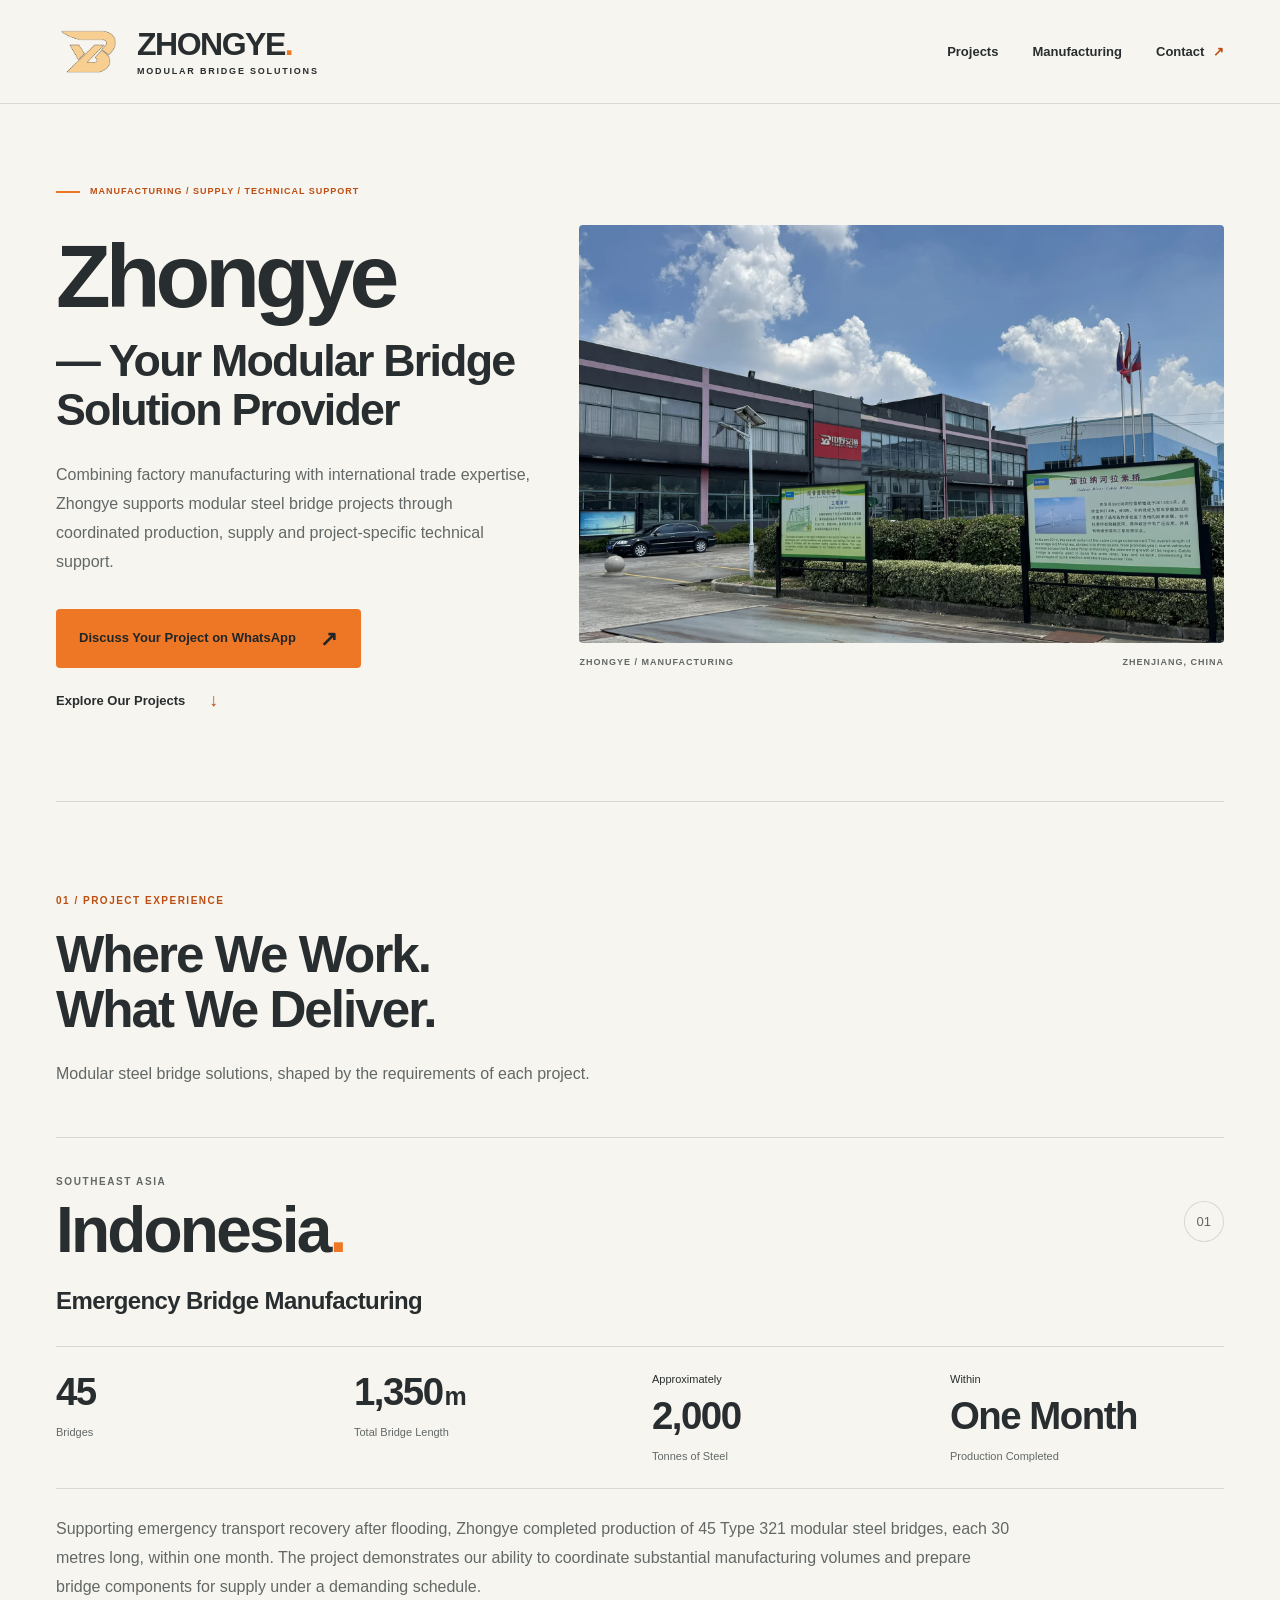
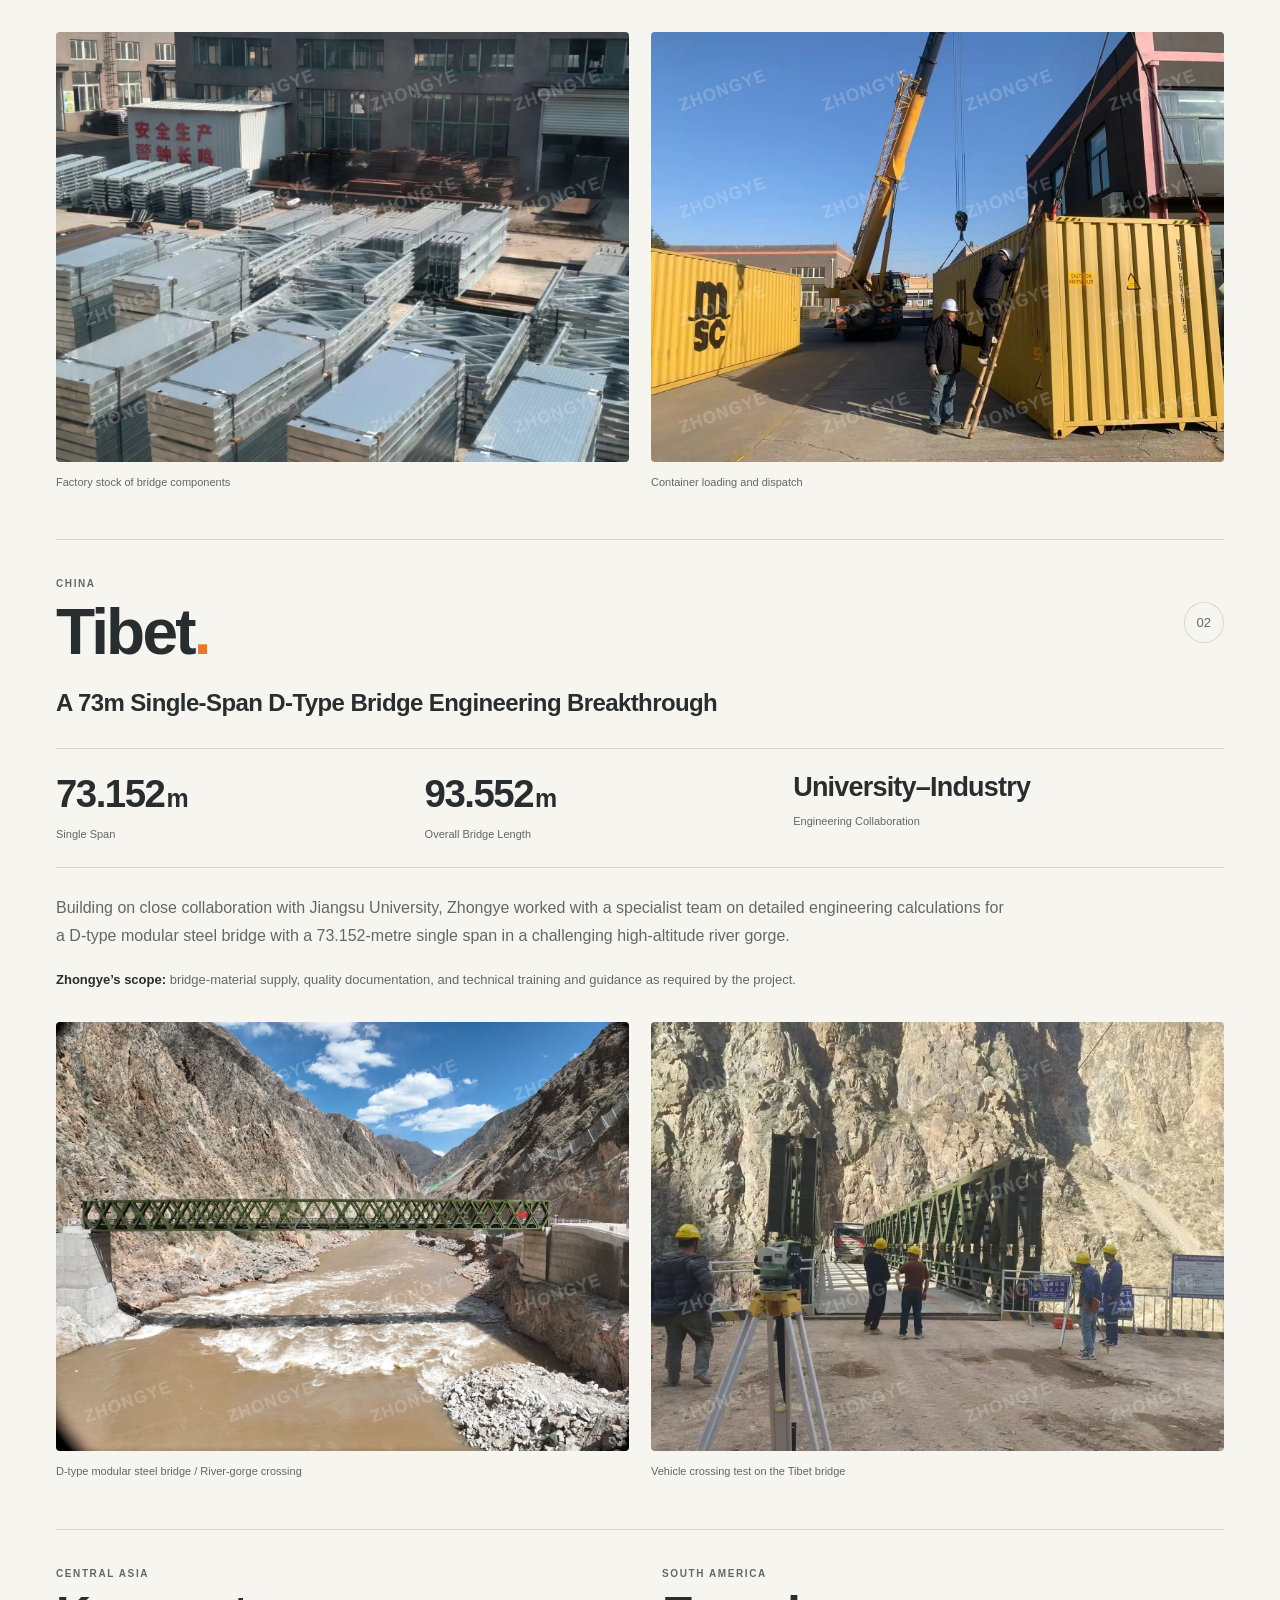
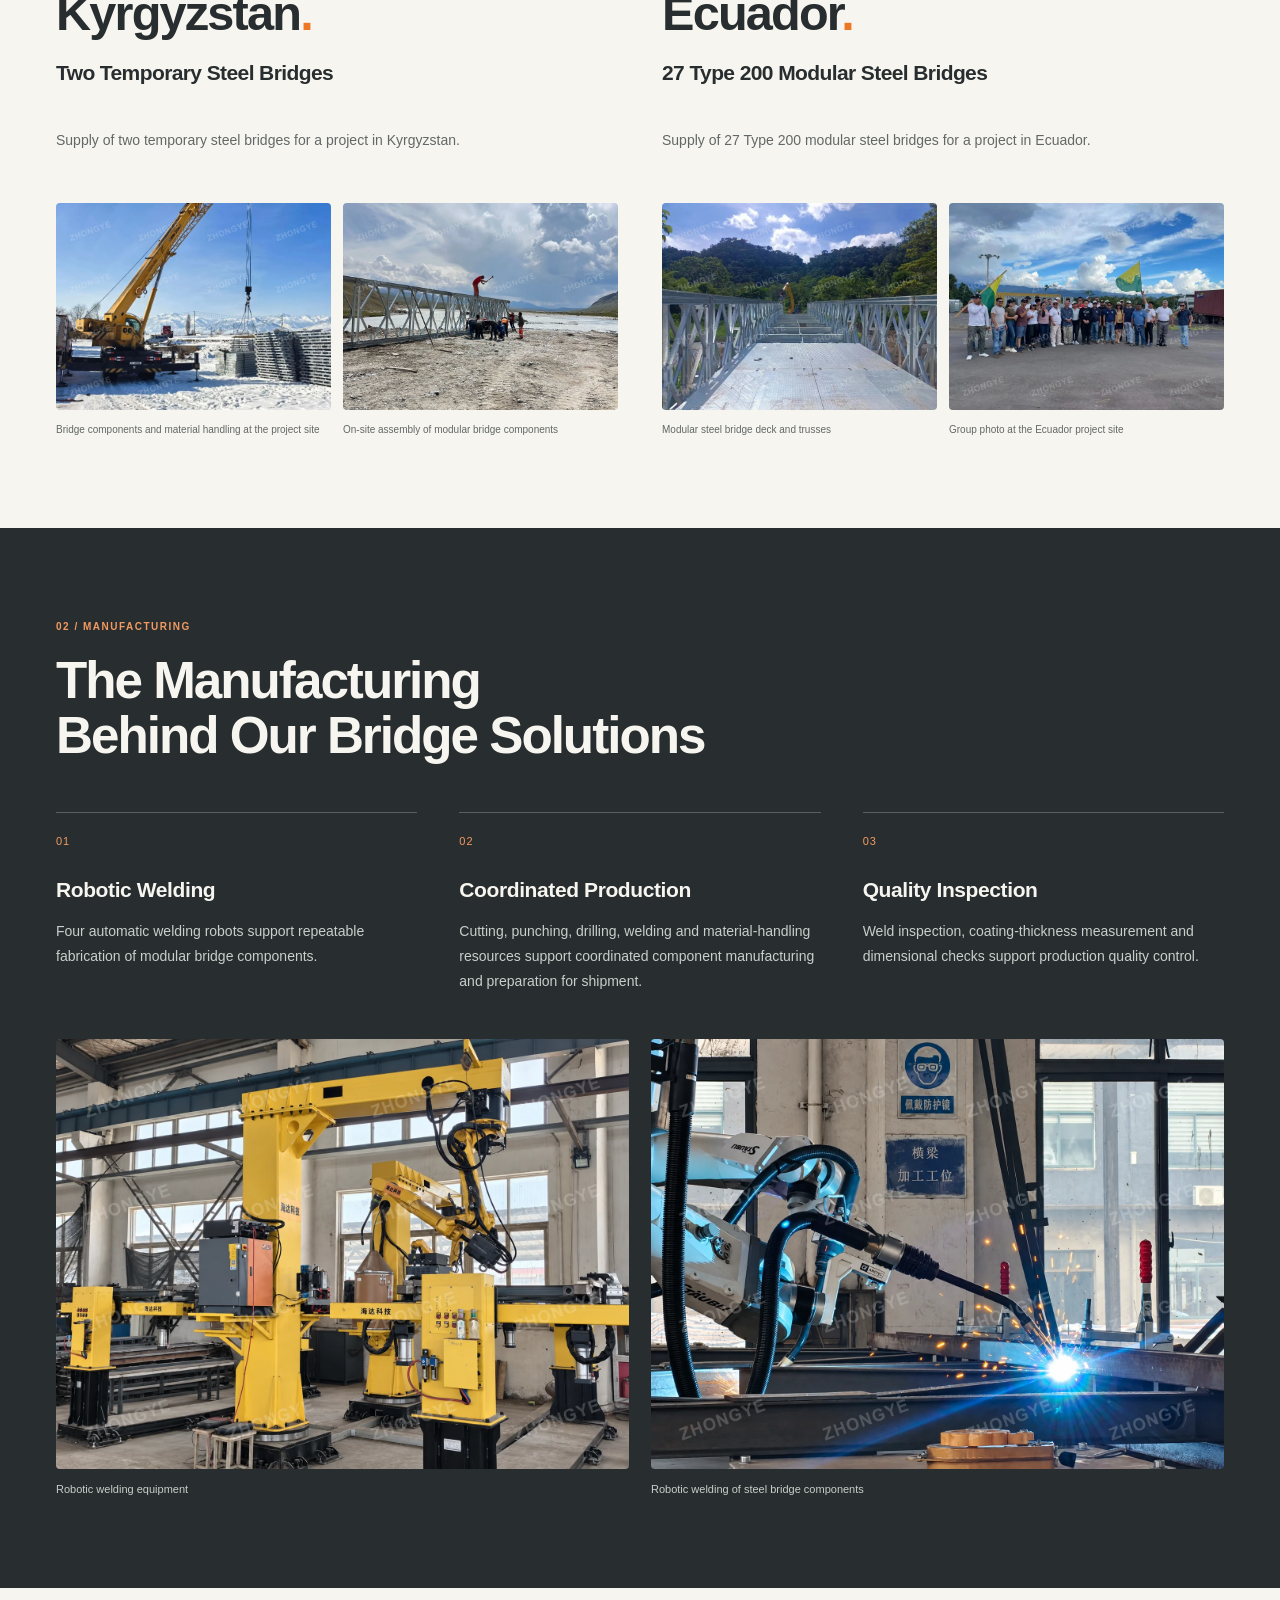
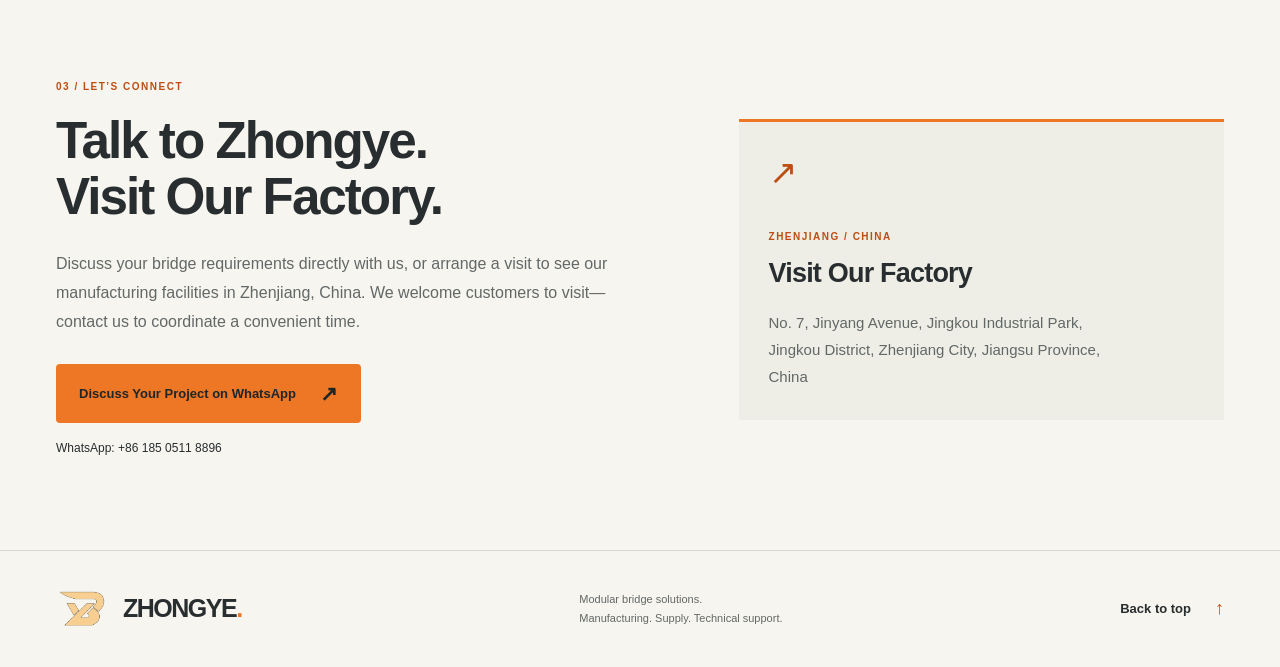
<file: index.html>
<!doctype html>
<html lang="en">
<head>
  <meta charset="utf-8">
  <meta name="viewport" content="width=device-width, initial-scale=1">
  <meta name="theme-color" content="#f7f5ef">
  <title>Zhongye — Your Modular Bridge Solution Provider</title>
  <meta name="description" content="Zhongye combines factory manufacturing and international trade expertise to support modular steel bridge projects through production, supply and project-specific technical support.">
  <link rel="canonical" href="https://zhongye-steelbridge.github.io/meet-us/">
  <meta property="og:title" content="Zhongye — Your Modular Bridge Solution Provider">
  <meta property="og:description" content="Modular steel bridge manufacturing, supply and project-specific technical support. Talk to Zhongye or arrange a factory visit in Zhenjiang, China.">
  <meta property="og:type" content="website">
  <meta property="og:image" content="https://zhongye-steelbridge.github.io/meet-us/factory-exterior-clean.webp">
  <style>
:root{--paper:#f7f5ef;--ink:#282d2f;--muted:#626867;--orange:#bd4e13;--bright:#ee7725;--line:#d9d9d0;--panel:#eeeee6;--white:#fff;--radius:4px;color-scheme:light}*{box-sizing:border-box}html{scroll-behavior:smooth;scroll-padding-top:110px}body{margin:0;background:var(--paper);color:var(--ink);font-family:Arial,Helvetica,sans-serif;-webkit-font-smoothing:antialiased}a{color:inherit;text-decoration:none}img{display:block;max-width:100%}h1,h2,h3,h4,p,figure,dl,dd{margin:0}a:focus-visible{outline:3px solid var(--orange);outline-offset:5px}.wrap{width:min(1280px,calc(100% - 112px));margin-inline:auto}.skip-link{position:fixed;top:-100px;left:20px;padding:14px;background:var(--ink);color:white;z-index:100}.skip-link:focus{top:12px}.site-header{border-bottom:1px solid var(--line);background:var(--paper)}.header-inner{min-height:103px;display:flex;justify-content:space-between;align-items:center;gap:30px}.brand{display:flex;flex-direction:column;gap:6px}.brand-name{font-weight:800;font-size:32px;letter-spacing:-1.5px;line-height:1}.brand-dot,.orange-dot{color:var(--bright)}.brand-descriptor{font-size:9px;font-weight:700;letter-spacing:1.8px}nav{display:flex;gap:34px;font-size:13px;font-weight:700}nav a:hover,.text-link:hover{color:var(--orange)}nav span{color:var(--orange);padding-left:5px}.hero{padding-block:80px 90px;display:grid;grid-template-columns:1.03fr 1fr;gap:64px;align-items:center}.eyebrow{font-size:10px;line-height:1.7;font-weight:700;letter-spacing:1.5px;color:var(--orange)}.hero .eyebrow{font-size:9px;letter-spacing:1px;display:flex;align-items:center;gap:10px}.orange-line{width:24px;height:2px;background:var(--bright);flex:none}h1{margin-top:28px;font-size:clamp(36px,3.5vw,50px);line-height:1.1;letter-spacing:-1.8px;font-weight:600}.hero-name{display:block;font-size:clamp(64px,7vw,96px);font-weight:800;letter-spacing:-5px;margin-bottom:10px}.intro{font-size:16px;line-height:1.8;color:var(--muted);margin-top:27px;max-width:550px}.hero-actions{display:flex;align-items:flex-start;flex-direction:column;gap:22px;margin-top:32px}.button{display:inline-flex;align-items:center;justify-content:space-between;gap:24px;background:var(--bright);color:#202627;padding:19px 23px;font-size:13px;font-weight:700;min-height:56px;border-radius:var(--radius);line-height:1.5;transition:background .2s,transform .2s}.button:hover{background:#f38c44;transform:translateY(-1px)}.button span{font-size:21px;line-height:1;flex:none}.text-link{font-size:13px;font-weight:700;display:inline-flex;gap:24px;align-items:center}.text-link span{font-size:18px;color:var(--orange)}.hero-photo{align-self:stretch;display:flex;flex-direction:column;justify-content:center}.hero-photo img{width:100%;height:540px;object-fit:cover;object-position:center;border-radius:var(--radius)}.photo-slot figcaption{font-size:11px;line-height:1.6;color:var(--muted);padding-top:12px}.hero-photo figcaption{display:flex;justify-content:space-between;gap:12px;font-size:9px;font-weight:700;letter-spacing:1px}.section-space{padding-block:90px}.projects{border-top:1px solid var(--line)}.section-heading{margin-bottom:50px}.section-heading h2,.contact h2{font-size:clamp(34px,4vw,56px);line-height:1.09;letter-spacing:-2px;font-weight:600;margin-top:18px}.section-intro{color:var(--muted);font-size:16px;line-height:1.7;margin-top:22px}.project{min-width:0}.featured{padding:38px 0 48px;border-top:1px solid var(--line)}.project-top{display:flex;justify-content:space-between;align-items:center}.region{font-size:10px;font-weight:700;letter-spacing:1.6px;color:var(--muted);margin-bottom:8px}.location{font-size:clamp(42px,5vw,72px);line-height:1.1;letter-spacing:-2.8px;font-weight:600}.project-index{font-size:13px;color:var(--muted);border:1px solid var(--line);padding:12px;border-radius:50%}.project h4{font-size:24px;line-height:1.3;letter-spacing:-.6px;font-weight:600;max-width:830px;margin-top:19px}.metrics{display:grid;margin-block:30px 26px;border-block:1px solid var(--line);padding-block:23px;gap:24px}.metrics-four{grid-template-columns:repeat(4,minmax(0,1fr))}.metrics-three{grid-template-columns:1fr 1fr 1.25fr}.metrics>div{display:flex;flex-direction:column-reverse;justify-content:flex-end;min-width:0}.metrics dd{font-size:clamp(27px,3vw,42px);line-height:1.15;font-weight:600;letter-spacing:-1.5px}.metrics dd span{font-size:.65em;margin-left:2px}.metrics dd small{display:block;font-size:11px;font-weight:400;line-height:1.8;letter-spacing:0;margin-bottom:4px}.metrics dt{font-size:11px;line-height:1.6;color:var(--muted);margin-top:10px}.metrics .collaboration dd{font-size:27px;letter-spacing:-.8px;max-width:250px}.project-description{font-size:16px;line-height:1.8;max-width:960px;color:var(--muted)}.scope{font-size:13px;line-height:1.8;margin-top:17px;max-width:960px;color:var(--muted)}.scope strong{color:var(--ink)}.photo-pair{display:grid;grid-template-columns:repeat(2,minmax(0,1fr));gap:22px;margin-top:30px;align-items:start}.photo-pair img{width:100%;aspect-ratio:4/3;height:auto;object-fit:cover;border-radius:var(--radius);background:var(--panel)}.photo-pair img.placeholder{object-fit:contain;border:1px dashed #c4c5bc}.supporting-grid{display:grid;grid-template-columns:repeat(2,minmax(0,1fr));gap:44px;border-top:1px solid var(--line);padding-top:38px}.supporting .location{font-size:clamp(34px,3.8vw,50px);letter-spacing:-1.8px}.supporting h4{font-size:21px;min-height:55px}.supporting>p:not(.region){font-size:14px;line-height:1.8;color:var(--muted);min-height:51px;margin-top:14px;max-width:440px}.supporting .photo-pair{gap:12px;margin-top:24px}.supporting figcaption{font-size:10px}.manufacturing{background:var(--ink);color:var(--paper)}.manufacturing .eyebrow{color:#f29a61}.manufacturing .section-heading{margin-bottom:48px}.capabilities{display:grid;grid-template-columns:repeat(3,minmax(0,1fr));gap:42px}.capabilities article{border-top:1px solid #5a605e;padding-top:18px}.cap-number{font-size:11px;color:#f29a61;letter-spacing:1px}.capabilities h3{font-size:21px;margin-top:27px;line-height:1.3;letter-spacing:-.4px}.capabilities p{font-size:14px;line-height:1.8;color:#c8cfca;margin-top:15px}.manufacturing-photos{margin-top:45px}.manufacturing figcaption{color:#c8cfca}.manufacturing .placeholder{background:#e9e9e0}.contact{display:grid;grid-template-columns:1.2fr 1fr;gap:100px;align-items:center}.contact-copy>p:not(.eyebrow){font-size:16px;line-height:1.8;color:var(--muted);margin-top:25px}.contact .button{margin-top:28px}.contact-copy>p.contact-number{font-size:12px;margin-top:15px;color:var(--ink)}.address-block{border-top:3px solid var(--bright);padding:30px;background:var(--panel);min-height:280px}.address-mark{display:block;font-size:34px;font-weight:400;margin-bottom:36px;color:var(--orange)}.address-block h3{font-size:27px;line-height:1.2;letter-spacing:-.8px;margin-top:12px}.address-block address{font-style:normal;font-size:15px;line-height:1.8;color:var(--muted);margin-top:20px;max-width:350px}.site-footer{border-top:1px solid var(--line);padding-block:35px}.footer-inner{display:flex;justify-content:space-between;align-items:center;gap:30px}.footer-inner .brand-name{font-size:25px}.footer-inner p{font-size:11px;line-height:1.7;color:var(--muted)}
@media(min-width:1500px){.hero-photo img{height:600px}}
@media(max-width:1100px){.wrap{width:calc(100% - 64px)}.hero{gap:35px;padding-block:60px}.hero-photo img{height:490px}.hero-name{font-size:72px}h1{font-size:36px}.contact{gap:50px}.metrics dd{font-size:32px}.metrics .collaboration dd{font-size:24px}.supporting-grid{gap:28px}}
@media(max-width:780px){html{scroll-padding-top:25px}.wrap{width:calc(100% - 40px)}.header-inner{min-height:90px;gap:18px}.brand-name{font-size:27px}.brand-descriptor{font-size:8px;letter-spacing:1.2px}nav{gap:17px;font-size:11px}nav a:nth-child(2){display:none}.hero{grid-template-columns:1fr;gap:38px;padding-block:45px 55px}.hero-name{font-size:76px;letter-spacing:-4px}.hero-rest{display:block;max-width:570px}h1{font-size:39px;line-height:1.1;letter-spacing:-1.7px;margin-top:22px}.intro{font-size:15px;max-width:580px;margin-top:22px}.hero-actions{margin-top:25px;gap:20px}.hero-photo img{height:auto;aspect-ratio:4/3}.hero .eyebrow{font-size:8px;letter-spacing:.8px}.section-space{padding-block:55px}.section-heading{margin-bottom:35px}.section-heading h2,.contact h2{font-size:38px;letter-spacing:-1.4px}.section-intro{font-size:14px}.featured{padding-block:28px 35px}.location{font-size:54px}.project h4{font-size:23px}.metrics-four{grid-template-columns:repeat(2,minmax(0,1fr));row-gap:25px}.metrics-three{grid-template-columns:repeat(2,minmax(0,1fr))}.metrics-three .collaboration{grid-column:1/-1;border-top:1px solid var(--line);padding-top:20px}.metrics .collaboration dd{max-width:none;font-size:26px}.metrics dd{font-size:36px}.metrics dt{font-size:11px}.project-description{font-size:15px}.photo-pair{grid-template-columns:1fr;gap:23px;margin-top:24px}.photo-slot figcaption{font-size:11px;padding-top:9px}.supporting-grid{grid-template-columns:1fr;gap:34px;padding-top:30px}.supporting+.supporting{border-top:1px solid var(--line);padding-top:30px}.supporting .location{font-size:44px}.supporting h4{min-height:0;font-size:23px}.supporting>p:not(.region){min-height:0;margin-top:14px;font-size:15px;max-width:none}.supporting .photo-pair{grid-template-columns:repeat(2,minmax(0,1fr));gap:12px}.capabilities{grid-template-columns:1fr;gap:25px}.capabilities article{display:grid;grid-template-columns:32px 1fr;column-gap:12px;padding-top:20px}.cap-number{grid-row:1/3;padding-top:5px}.capabilities h3{margin-top:0}.capabilities p{margin-top:10px}.manufacturing .section-heading{margin-bottom:35px}.manufacturing-photos{margin-top:32px}.contact{grid-template-columns:1fr;gap:36px}.contact-copy>p:not(.eyebrow){font-size:15px}.address-block{min-height:0;padding:25px}.address-mark{margin-bottom:24px}.footer-inner{flex-wrap:wrap;gap:20px}.footer-inner p{flex-basis:55%}.site-footer{padding-block:28px}}
@media(max-width:380px){.wrap{width:calc(100% - 32px)}.brand-name{font-size:25px}.brand-descriptor{font-size:7px}nav{gap:12px}.hero-name{font-size:65px}h1{font-size:33px}.hero .eyebrow{font-size:7px;letter-spacing:.6px}.button{font-size:12px;padding:17px 16px;gap:12px}.section-heading h2,.contact h2{font-size:33px}.location{font-size:47px}.supporting .location{font-size:39px}.metrics dd{font-size:31px}}
@media(prefers-reduced-motion:reduce){html{scroll-behavior:auto}.button{transition:none}}

/* Version 2.0: supplied Zhongye logo */
.brand{flex-direction:row;align-items:center;gap:15px}.brand-wordmark{display:flex;flex-direction:column;gap:6px}.brand-logo{width:66px;height:56px;object-fit:contain;flex:none}.footer-brand{display:flex;align-items:center;gap:14px}.footer-brand .brand-logo{width:53px;height:46px}@media(max-width:780px){.brand{gap:10px}.brand-logo{width:46px;height:42px}.brand-wordmark .brand-name{font-size:23px}.brand-descriptor{font-size:7px;letter-spacing:1px}.header-inner{gap:12px}nav{gap:12px}}@media(max-width:380px){.brand-logo{width:38px;height:35px}.brand{gap:8px}.brand-wordmark .brand-name{font-size:21px}.brand-descriptor{font-size:6px;letter-spacing:.6px}}

/* Prevent casual image dragging and mobile image callouts. */ img{-webkit-user-drag:none;-webkit-touch-callout:none}

/* Show the complete factory photograph at its natural proportions. */
@media(min-width:781px){.hero{grid-template-columns:minmax(0,.9fr) minmax(0,1.2fr);gap:40px}}
.hero-photo img{width:100%;height:auto;aspect-ratio:auto;object-fit:contain}

</style>
  
  <link rel="icon" href="favicon.svg" type="image/svg+xml">
</head>
<body>
  <a class="skip-link" href="#main">Skip to content</a>
  <header class="site-header">
    <div class="wrap header-inner">
      <a class="brand" href="#top" aria-label="Zhongye home"><img draggable="false" class="brand-logo" src="logo-gold-outlined.png" width="66" height="56" alt=""><span class="brand-wordmark"><span class="brand-name">ZHONGYE<span class="brand-dot">.</span></span><span class="brand-descriptor">MODULAR BRIDGE SOLUTIONS</span></span></a>
      <nav aria-label="Main navigation"><a href="#projects">Projects</a><a href="#manufacturing">Manufacturing</a><a href="#contact">Contact <span aria-hidden="true">↗</span></a></nav>
    </div>
  </header>
  <main id="main">
    <section class="hero wrap" id="top" aria-labelledby="hero-title">
      <div class="hero-copy">
        <p class="eyebrow"><span class="orange-line" aria-hidden="true"></span> MANUFACTURING / SUPPLY / TECHNICAL SUPPORT</p>
        <h1 id="hero-title"><span class="hero-name">Zhongye</span> <span class="hero-rest">— Your Modular Bridge Solution Provider</span></h1>
        <p class="intro">Combining factory manufacturing with international trade expertise, Zhongye supports modular steel bridge projects through coordinated production, supply and project-specific technical support.</p>
        <div class="hero-actions"><a class="button" href="https://wa.me/8618505118896?text=Hello%2C%20I%27m%20interested%20in%20your%20modular%20bridge%20solutions%20and%20would%20like%20to%20discuss%20a%20project." target="_blank" rel="noopener noreferrer">Discuss Your Project on WhatsApp <span aria-hidden="true">↗</span></a><a class="text-link" href="#projects">Explore Our Projects <span aria-hidden="true">↓</span></a></div>
      </div>
      <!-- PHOTO 01: Hero factory photo. Replace src with your new factory photo filename. -->
      <figure class="hero-photo photo-slot" data-image-slot="hero-factory"><img draggable="false" src="factory-exterior-clean.webp" width="1920" height="1246" alt="Exterior of the Zhongye factory" fetchpriority="high"><figcaption><span>ZHONGYE / MANUFACTURING</span><span>ZHENJIANG, CHINA</span></figcaption></figure>
    </section>

    <section class="projects wrap section-space" id="projects" aria-labelledby="projects-title">
      <div class="section-heading"><p class="eyebrow">01 / PROJECT EXPERIENCE</p><h2 id="projects-title">Where We Work.<br>What We Deliver.</h2><p class="section-intro">Modular steel bridge solutions, shaped by the requirements of each project.</p></div>

      <article class="project featured" aria-labelledby="indonesia-location">
        <div class="project-top"><div><p class="region">SOUTHEAST ASIA</p><h3 class="location" id="indonesia-location">Indonesia<span class="orange-dot">.</span></h3></div><span class="project-index" aria-hidden="true">01</span></div>
        <h4>Emergency Bridge Manufacturing</h4>
        <dl class="metrics metrics-four"><div><dt>Bridges</dt><dd>45</dd></div><div><dt>Total Bridge Length</dt><dd>1,350<span>m</span></dd></div><div><dt>Tonnes of Steel</dt><dd><small>Approximately</small>2,000</dd></div><div><dt>Production Completed</dt><dd><small>Within</small>One Month</dd></div></dl>
        <p class="project-description">Supporting emergency transport recovery after flooding, Zhongye completed production of 45 Type 321 modular steel bridges, each 30 metres long, within one month. The project demonstrates our ability to coordinate substantial manufacturing volumes and prepare bridge components for supply under a demanding schedule.</p>
        <div class="photo-pair">
          <!-- PHOTO 02: Indonesia factory preparation and component packing. Awaiting photo. -->
          <figure class="photo-slot" data-image-slot="indonesia-preparation"><img draggable="false" src="kyrgyzstan-stock-watermarked.webp" width="1600" height="1200" alt="Stacks of modular steel bridge components prepared at the Zhongye factory" loading="lazy"><figcaption>Factory stock of bridge components</figcaption></figure>
          <!-- PHOTO 03: Indonesia container loading and dispatch. -->
          <figure class="photo-slot" data-image-slot="indonesia-dispatch"><img draggable="false" src="indonesia-dispatch-watermarked.webp" width="1600" height="1200" alt="Container loading at the factory for the Indonesia bridge supply project" loading="lazy"><figcaption>Container loading and dispatch</figcaption></figure>
        </div>
      </article>

      <article class="project featured" aria-labelledby="tibet-location">
        <div class="project-top"><div><p class="region">CHINA</p><h3 class="location" id="tibet-location">Tibet<span class="orange-dot">.</span></h3></div><span class="project-index" aria-hidden="true">02</span></div>
        <h4>A 73m Single-Span D-Type Bridge Engineering Breakthrough</h4>
        <dl class="metrics metrics-three"><div><dt>Single Span</dt><dd>73.152<span>m</span></dd></div><div><dt>Overall Bridge Length</dt><dd>93.552<span>m</span></dd></div><div class="collaboration"><dt>Engineering Collaboration</dt><dd>University–Industry</dd></div></dl>
        <p class="project-description">Building on close collaboration with Jiangsu University, Zhongye worked with a specialist team on detailed engineering calculations for a D-type modular steel bridge with a 73.152-metre single span in a challenging high-altitude river gorge.</p>
        <p class="scope"><strong>Zhongye’s scope:</strong> bridge-material supply, quality documentation, and technical training and guidance as required by the project.</p>
        <div class="photo-pair">
          <!-- PHOTO 04: Tibet bridge overview. -->
          <figure class="photo-slot" data-image-slot="tibet-overview"><img draggable="false" src="tibet-overview-watermarked.webp" width="1600" height="1200" alt="Modular steel bridge crossing a river gorge in Tibet" loading="lazy"><figcaption>D-type modular steel bridge / River-gorge crossing</figcaption></figure>
          <!-- PHOTO 05: Additional Tibet project photo. Awaiting confirmed photo. -->
          <figure class="photo-slot" data-image-slot="tibet-detail"><img draggable="false" src="tibet-detail-watermarked.webp" width="1600" height="1200" alt="A truck undergoing a vehicle crossing test on the Tibet modular bridge" loading="lazy"><figcaption>Vehicle crossing test on the Tibet bridge</figcaption></figure>
        </div>
      </article>

      <div class="supporting-grid">
        <article class="project supporting" aria-labelledby="kyrgyzstan-location"><p class="region">CENTRAL ASIA</p><h3 class="location" id="kyrgyzstan-location">Kyrgyzstan<span class="orange-dot">.</span></h3><h4>Two Temporary Steel Bridges</h4><p>Supply of two temporary steel bridges for a project in Kyrgyzstan.</p><div class="photo-pair">
          <!-- PHOTO 06: Existing Kyrgyzstan project photograph. -->
          <figure class="photo-slot" data-image-slot="kyrgyzstan-components"><img draggable="false" src="kyrgyzstan-site-components-watermarked.webp" width="1440" height="1080" alt="Stacks of modular bridge components beside a mobile crane at a snow-covered site" loading="lazy"><figcaption>Bridge components and material handling at the project site</figcaption></figure>
          <!-- PHOTO 07: Additional Kyrgyzstan photo. Awaiting photo. -->
          <figure class="photo-slot" data-image-slot="kyrgyzstan-second"><img draggable="false" src="kyrgyzstan-assembly-watermarked.webp" width="1600" height="1200" alt="Workers assembling modular steel bridge components beside a river" loading="lazy"><figcaption>On-site assembly of modular bridge components</figcaption></figure>
        </div></article>
        <article class="project supporting" aria-labelledby="ecuador-location"><p class="region">SOUTH AMERICA</p><h3 class="location" id="ecuador-location">Ecuador<span class="orange-dot">.</span></h3><h4>27 Type 200 Modular Steel Bridges</h4><p>Supply of 27 Type 200 modular steel bridges for a project in Ecuador.</p><div class="photo-pair">
          <!-- PHOTO 08: Photograph retained from the original Ecuador project card. -->
          <figure class="photo-slot" data-image-slot="ecuador-components"><img draggable="false" src="ecuador-bridge-watermarked.webp" width="1600" height="1200" alt="Steel deck panels and trusses of the modular bridge in Ecuador" loading="lazy"><figcaption>Modular steel bridge deck and trusses</figcaption></figure>
          <!-- PHOTO 09: Additional Ecuador photo. Awaiting photo. -->
          <figure class="photo-slot" data-image-slot="ecuador-second"><img draggable="false" src="ecuador-team-watermarked.webp" width="1600" height="1200" alt="Group photograph at the Ecuador bridge project site" loading="lazy"><figcaption>Group photo at the Ecuador project site</figcaption></figure>
        </div></article>
      </div>
    </section>

    <section class="manufacturing section-space" id="manufacturing" aria-labelledby="manufacturing-title"><div class="wrap">
      <div class="section-heading"><p class="eyebrow">02 / MANUFACTURING</p><h2 id="manufacturing-title">The Manufacturing<br>Behind Our Bridge Solutions</h2></div>
      <div class="capabilities"><article><span class="cap-number" aria-hidden="true">01</span><h3>Robotic Welding</h3><p>Four automatic welding robots support repeatable fabrication of modular bridge components.</p></article><article><span class="cap-number" aria-hidden="true">02</span><h3>Coordinated Production</h3><p>Cutting, punching, drilling, welding and material-handling resources support coordinated component manufacturing and preparation for shipment.</p></article><article><span class="cap-number" aria-hidden="true">03</span><h3>Quality Inspection</h3><p>Weld inspection, coating-thickness measurement and dimensional checks support production quality control.</p></article></div>
      <div class="photo-pair manufacturing-photos">
        <!-- PHOTO 10: Robotic welding. Awaiting an actual welding/automated production photo. -->
        <figure class="photo-slot" data-image-slot="manufacturing-robotic"><img draggable="false" src="factory-robot-corrected-watermarked.webp" width="1448" height="1086" alt="Robotic welding equipment in the Zhongye workshop" loading="lazy"><figcaption>Robotic welding equipment</figcaption></figure>
        <!-- PHOTO 11: Workshop operations. -->
        <figure class="photo-slot" data-image-slot="manufacturing-workshop"><img draggable="false" src="robotic-welding-action-watermarked.webp" width="1448" height="1086" alt="A robotic welding arm welding a steel bridge component" loading="lazy"><figcaption>Robotic welding of steel bridge components</figcaption></figure>
      </div>
    </div></section>

    <section class="contact wrap section-space" id="contact" aria-labelledby="contact-title"><div class="contact-copy"><p class="eyebrow">03 / LET’S CONNECT</p><h2 id="contact-title">Talk to Zhongye.<br>Visit Our Factory.</h2><p>Discuss your bridge requirements directly with us, or arrange a visit to see our manufacturing facilities in Zhenjiang, China. We welcome customers to visit—contact us to coordinate a convenient time.</p><a class="button" href="https://wa.me/8618505118896?text=Hello%2C%20I%27m%20interested%20in%20your%20modular%20bridge%20solutions%20and%20would%20like%20to%20discuss%20a%20project." target="_blank" rel="noopener noreferrer">Discuss Your Project on WhatsApp <span aria-hidden="true">↗</span></a><p class="contact-number">WhatsApp: +86 185 0511 8896</p></div><aside class="address-block" aria-labelledby="address-title"><span class="address-mark" aria-hidden="true">↗</span><p class="eyebrow">ZHENJIANG / CHINA</p><h3 id="address-title">Visit Our Factory</h3><address>No. 7, Jinyang Avenue, Jingkou Industrial Park, Jingkou District, Zhenjiang City, Jiangsu Province, China</address></aside></section>
  </main>
  <footer class="site-footer"><div class="wrap footer-inner"><a class="footer-brand" href="#top" aria-label="Zhongye back to top"><img draggable="false" class="brand-logo" src="logo-gold-outlined.png" width="66" height="56" alt=""><span class="brand-name">ZHONGYE<span class="brand-dot">.</span></span></a><p>Modular bridge solutions.<br>Manufacturing. Supply. Technical support.</p><a class="text-link" href="#top">Back to top <span aria-hidden="true">↑</span></a></div></footer>
<script>
// Discourage casual image saving. Visible images can still be captured or downloaded.
function isImageTarget(target) {
  return target instanceof Element && target.closest('img, picture') !== null;
}
document.addEventListener('contextmenu', event => {
  if (isImageTarget(event.target)) event.preventDefault();
});
document.addEventListener('dragstart', event => {
  if (isImageTarget(event.target)) event.preventDefault();
});

</script>
</body>
</html>
</file>
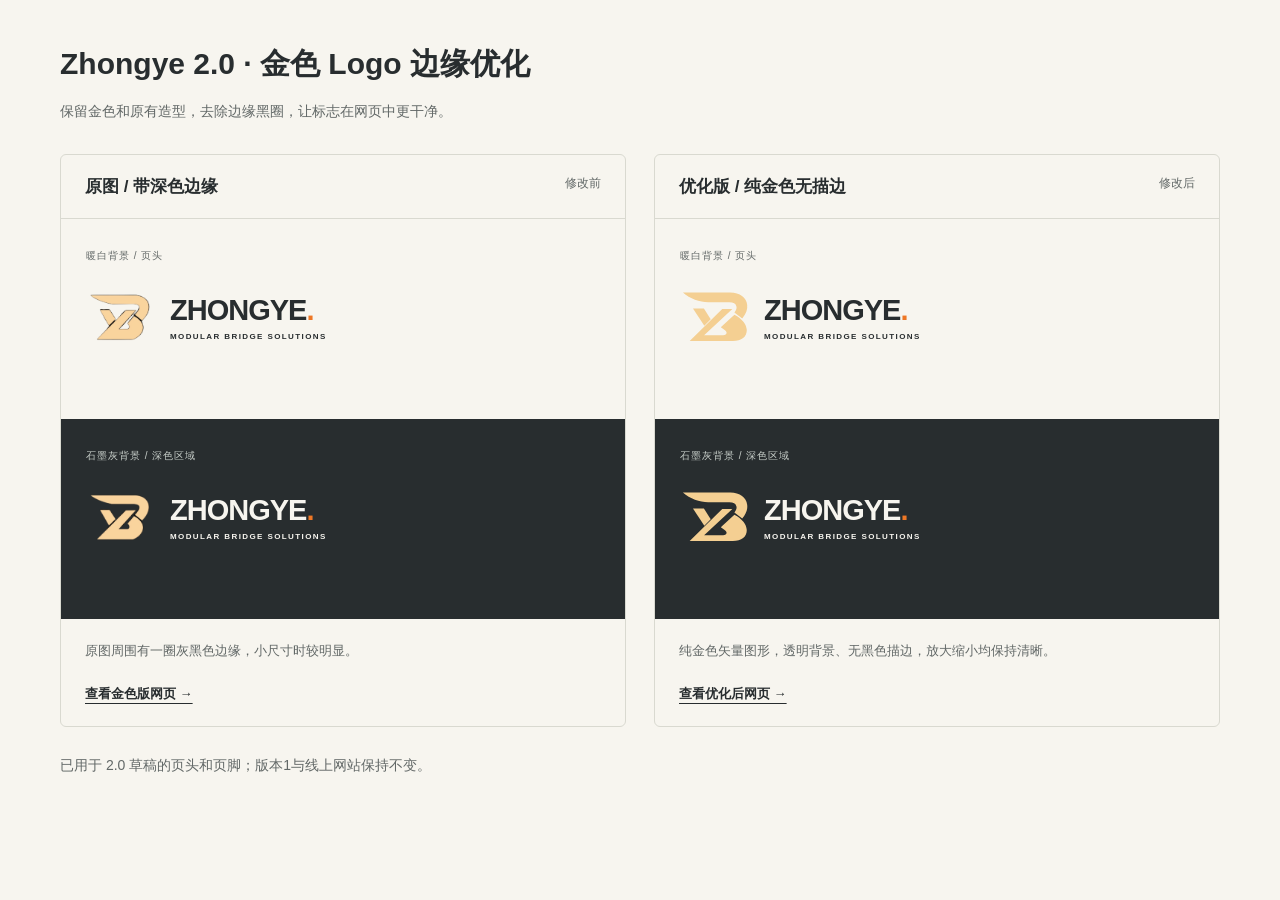
<file: gold-logo-refinement.html>
<!doctype html><html lang="zh-CN"><head><meta charset="utf-8"><meta name="viewport" content="width=device-width,initial-scale=1"><title>Zhongye 2.0 · 金色 Logo 边缘优化</title><style>*{box-sizing:border-box}body{margin:0;background:#f7f5ef;color:#282d2f;font-family:Arial,"Microsoft YaHei",sans-serif;padding:44px}main{max-width:1160px;margin:auto}header p{color:#626867;font-size:14px;line-height:1.8}h1{font-size:30px;margin:0 0 14px}.grid{display:grid;grid-template-columns:1fr 1fr;gap:28px;margin-top:30px}.card{border:1px solid #d9d9d0;border-radius:6px;overflow:hidden}h2{font-size:17px;padding:20px 24px;margin:0;border-bottom:1px solid #d9d9d0;display:flex;justify-content:space-between}h2 small{font-size:12px;font-weight:400;color:#626867}.sample{padding:30px 25px}.brand{display:flex;align-items:center;gap:16px}.brand img{width:68px;height:60px;object-fit:contain}.word strong{font-size:29px;font-weight:800;letter-spacing:-1px}.word small{display:block;font-size:8px;font-weight:bold;letter-spacing:1.4px;margin-top:5px}.light{background:#f7f5ef;min-height:200px}.dark{background:#282d2f;color:#f7f5ef;min-height:200px}.label{font-size:10px;letter-spacing:1px;color:#626867;margin-bottom:24px}.dark .label{color:#c8cfca}.note{font-size:13px;line-height:1.9;color:#626867;padding:20px 24px;margin:0}.preview{display:inline-block;color:#282d2f;font-size:13px;font-weight:bold;margin:0 24px 23px;text-underline-offset:5px}.recommendation{margin-top:25px;font-size:14px;line-height:1.9;color:#626867}@media(max-width:700px){body{padding:24px 16px}.grid{grid-template-columns:1fr}.brand img{width:60px}.word strong{font-size:27px}}</style></head><body><main><header><h1>Zhongye 2.0 · 金色 Logo 边缘优化</h1><p>保留金色和原有造型，去除边缘黑圈，让标志在网页中更干净。</p></header><div class="grid"><article class="card"><h2>原图 / 带深色边缘 <small>修改前</small></h2><div class="sample light"><div class="label">暖白背景 / 页头</div><div class="brand"><img src="logo-gold.png" alt="原标志金色 Logo"><div class="word"><strong>ZHONGYE<span style="color:#ee7725">.</span></strong><small>MODULAR BRIDGE SOLUTIONS</small></div></div></div><div class="sample dark"><div class="label">石墨灰背景 / 深色区域</div><div class="brand"><img src="logo-gold.png" alt="金色 Logo 在深色背景上的效果"><div class="word"><strong>ZHONGYE<span style="color:#ee7725">.</span></strong><small>MODULAR BRIDGE SOLUTIONS</small></div></div></div><p class="note">原图周围有一圈灰黑色边缘，小尺寸时较明显。</p><a class="preview" href="index.html">查看金色版网页 →</a></article><article class="card"><h2>优化版 / 纯金色无描边 <small>修改后</small></h2><div class="sample light"><div class="label">暖白背景 / 页头</div><div class="brand"><img src="logo-gold-clean.svg" alt="无黑边金色 Logo"><div class="word"><strong>ZHONGYE<span style="color:#ee7725">.</span></strong><small>MODULAR BRIDGE SOLUTIONS</small></div></div></div><div class="sample dark"><div class="label">石墨灰背景 / 深色区域</div><div class="brand"><img src="logo-gold-clean.svg" alt="无黑边金色 Logo 在深色背景上的效果"><div class="word"><strong>ZHONGYE<span style="color:#ee7725">.</span></strong><small>MODULAR BRIDGE SOLUTIONS</small></div></div></div><p class="note">纯金色矢量图形，透明背景、无黑色描边，放大缩小均保持清晰。</p><a class="preview" href="index.html">查看优化后网页 →</a></article></div><p class="recommendation">已用于 2.0 草稿的页头和页脚；版本1与线上网站保持不变。</p></main></body></html>
</file>
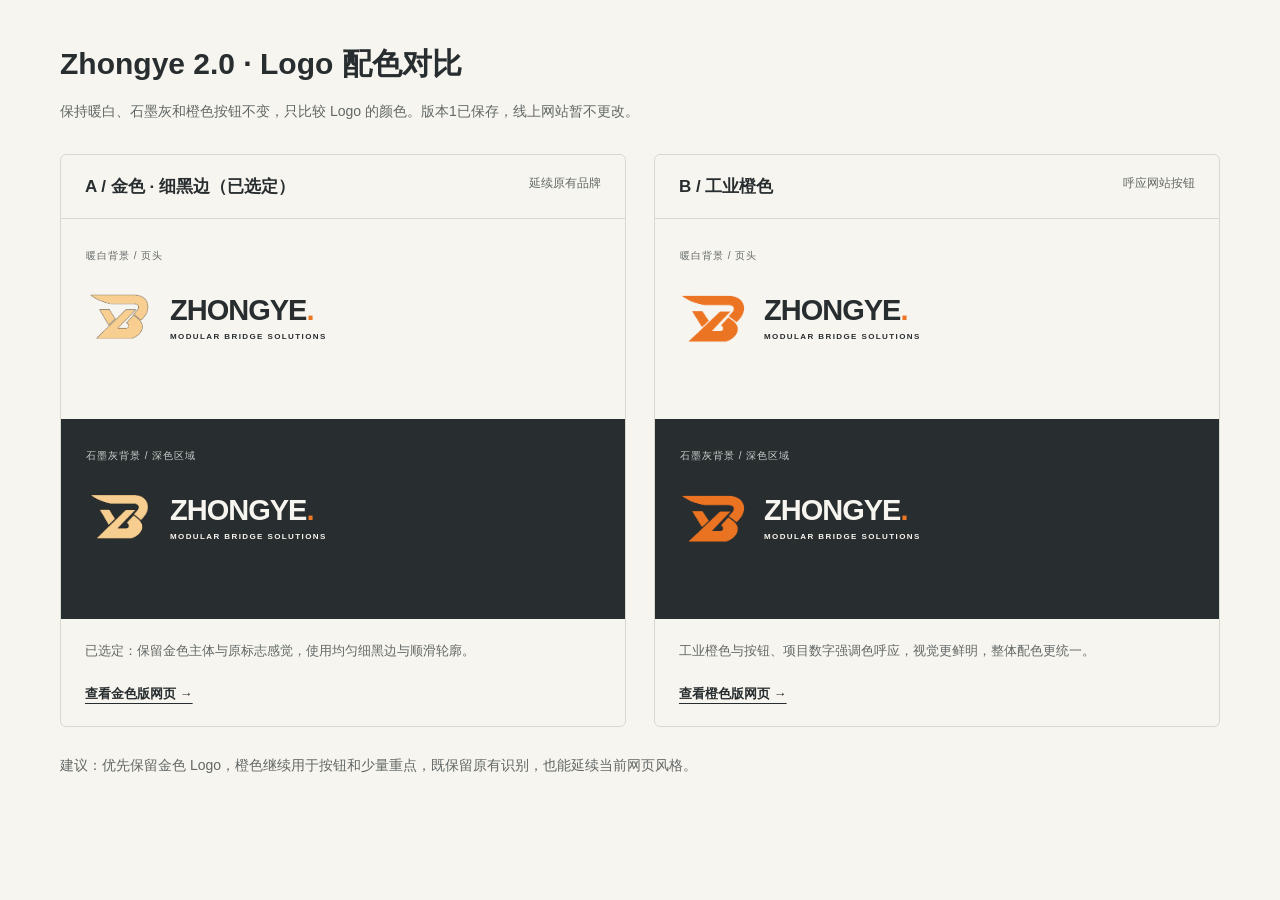
<file: logo-comparison.html>
<!doctype html><html lang="zh-CN"><head><meta charset="utf-8"><meta name="viewport" content="width=device-width,initial-scale=1"><title>Zhongye 2.0 · Logo 配色对比</title><style>*{box-sizing:border-box}body{margin:0;background:#f7f5ef;color:#282d2f;font-family:Arial,"Microsoft YaHei",sans-serif;padding:44px}main{max-width:1160px;margin:auto}header p{color:#626867;font-size:14px;line-height:1.8}h1{font-size:30px;margin:0 0 14px}.grid{display:grid;grid-template-columns:1fr 1fr;gap:28px;margin-top:30px}.card{border:1px solid #d9d9d0;border-radius:6px;overflow:hidden}h2{font-size:17px;padding:20px 24px;margin:0;border-bottom:1px solid #d9d9d0;display:flex;justify-content:space-between}h2 small{font-size:12px;font-weight:400;color:#626867}.sample{padding:30px 25px}.brand{display:flex;align-items:center;gap:16px}.brand img{width:68px;height:60px;object-fit:contain}.word strong{font-size:29px;font-weight:800;letter-spacing:-1px}.word small{display:block;font-size:8px;font-weight:bold;letter-spacing:1.4px;margin-top:5px}.light{background:#f7f5ef;min-height:200px}.dark{background:#282d2f;color:#f7f5ef;min-height:200px}.label{font-size:10px;letter-spacing:1px;color:#626867;margin-bottom:24px}.dark .label{color:#c8cfca}.note{font-size:13px;line-height:1.9;color:#626867;padding:20px 24px;margin:0}.preview{display:inline-block;color:#282d2f;font-size:13px;font-weight:bold;margin:0 24px 23px;text-underline-offset:5px}.recommendation{margin-top:25px;font-size:14px;line-height:1.9;color:#626867}@media(max-width:700px){body{padding:24px 16px}.grid{grid-template-columns:1fr}.brand img{width:60px}.word strong{font-size:27px}}</style></head><body><main><header><h1>Zhongye 2.0 · Logo 配色对比</h1><p>保持暖白、石墨灰和橙色按钮不变，只比较 Logo 的颜色。版本1已保存，线上网站暂不更改。</p></header><div class="grid"><article class="card"><h2>A / 金色 · 细黑边（已选定） <small>延续原有品牌</small></h2><div class="sample light"><div class="label">暖白背景 / 页头</div><div class="brand"><img src="logo-gold-outlined.png" alt="原标志金色 Logo"><div class="word"><strong>ZHONGYE<span style="color:#ee7725">.</span></strong><small>MODULAR BRIDGE SOLUTIONS</small></div></div></div><div class="sample dark"><div class="label">石墨灰背景 / 深色区域</div><div class="brand"><img src="logo-gold-outlined.png" alt="金色 Logo 在深色背景上的效果"><div class="word"><strong>ZHONGYE<span style="color:#ee7725">.</span></strong><small>MODULAR BRIDGE SOLUTIONS</small></div></div></div><p class="note">已选定：保留金色主体与原标志感觉，使用均匀细黑边与顺滑轮廓。</p><a class="preview" href="index.html">查看金色版网页 →</a></article><article class="card"><h2>B / 工业橙色 <small>呼应网站按钮</small></h2><div class="sample light"><div class="label">暖白背景 / 页头</div><div class="brand"><img src="logo-orange.png" alt="工业橙色 Logo"><div class="word"><strong>ZHONGYE<span style="color:#ee7725">.</span></strong><small>MODULAR BRIDGE SOLUTIONS</small></div></div></div><div class="sample dark"><div class="label">石墨灰背景 / 深色区域</div><div class="brand"><img src="logo-orange.png" alt="橙色 Logo 在深色背景上的效果"><div class="word"><strong>ZHONGYE<span style="color:#ee7725">.</span></strong><small>MODULAR BRIDGE SOLUTIONS</small></div></div></div><p class="note">工业橙色与按钮、项目数字强调色呼应，视觉更鲜明，整体配色更统一。</p><a class="preview" href="orange-preview.html">查看橙色版网页 →</a></article></div><p class="recommendation">建议：优先保留金色 Logo，橙色继续用于按钮和少量重点，既保留原有识别，也能延续当前网页风格。</p></main></body></html>
</file>
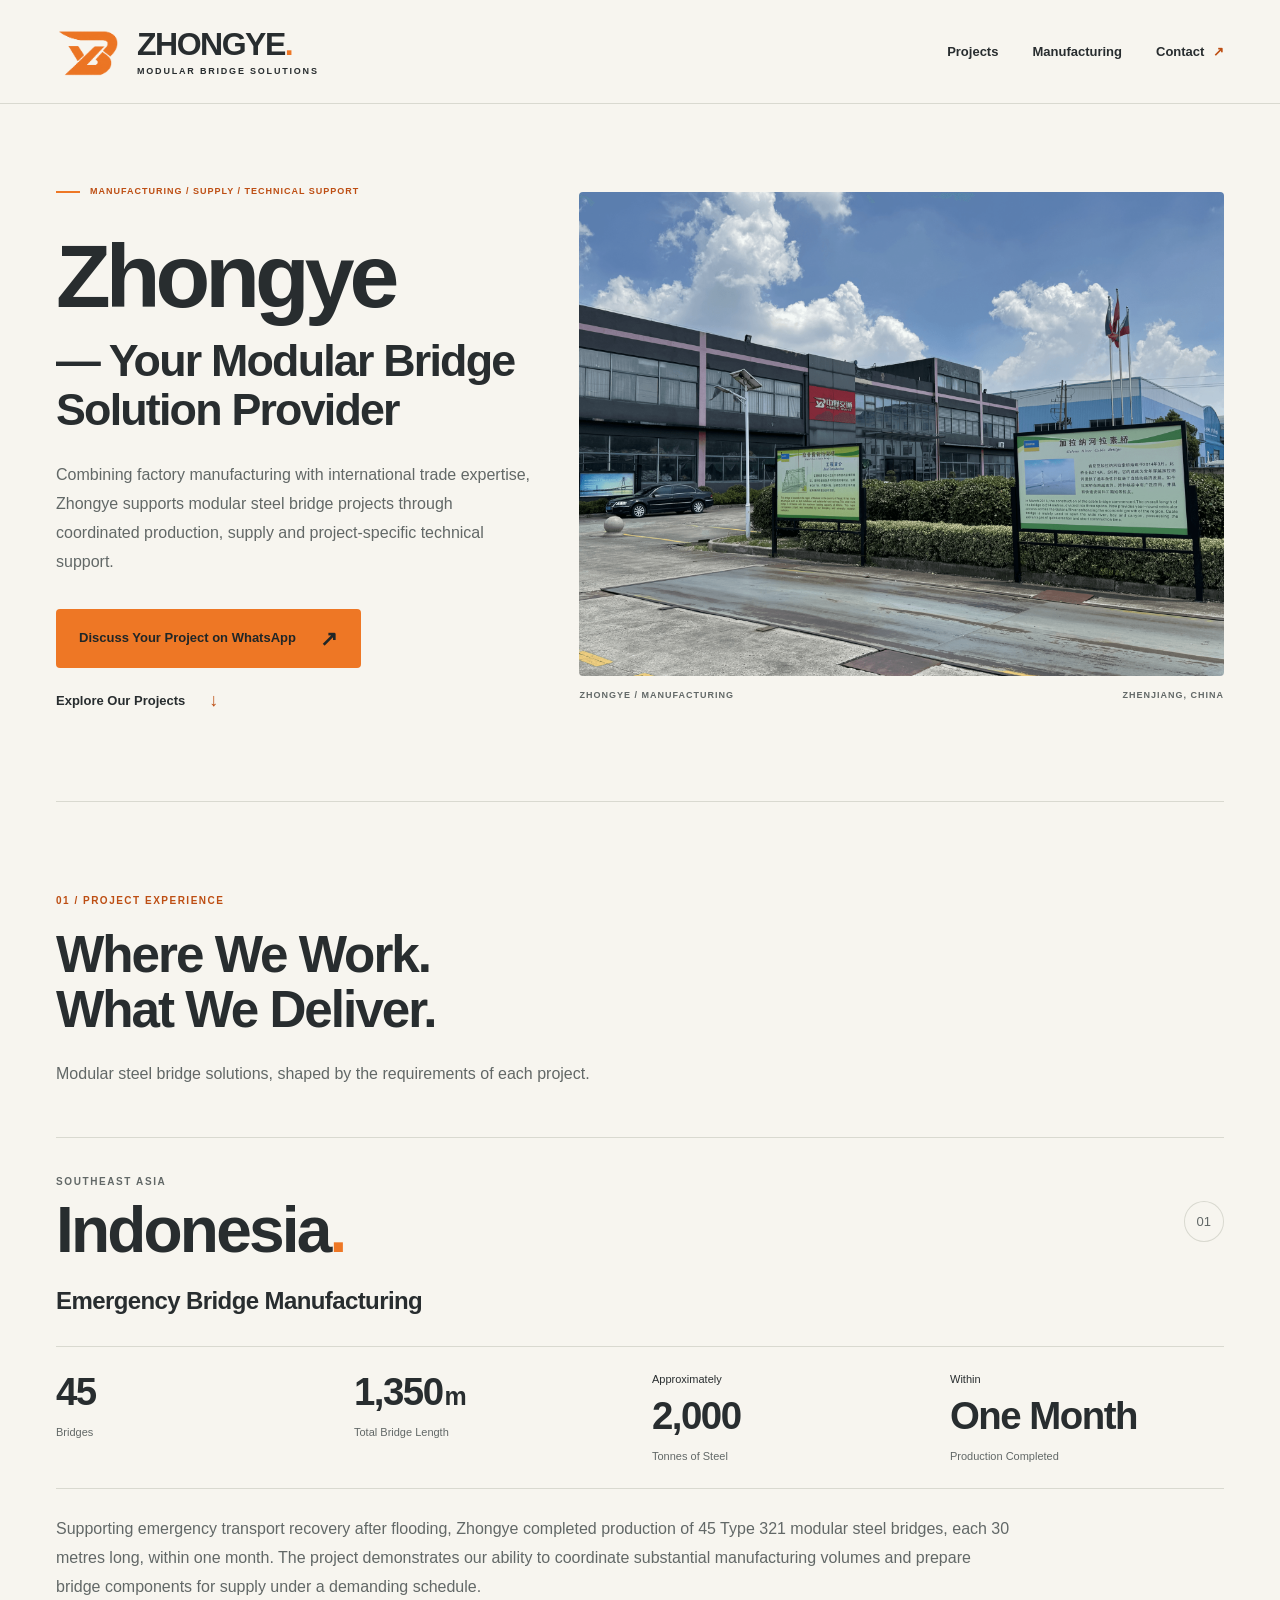
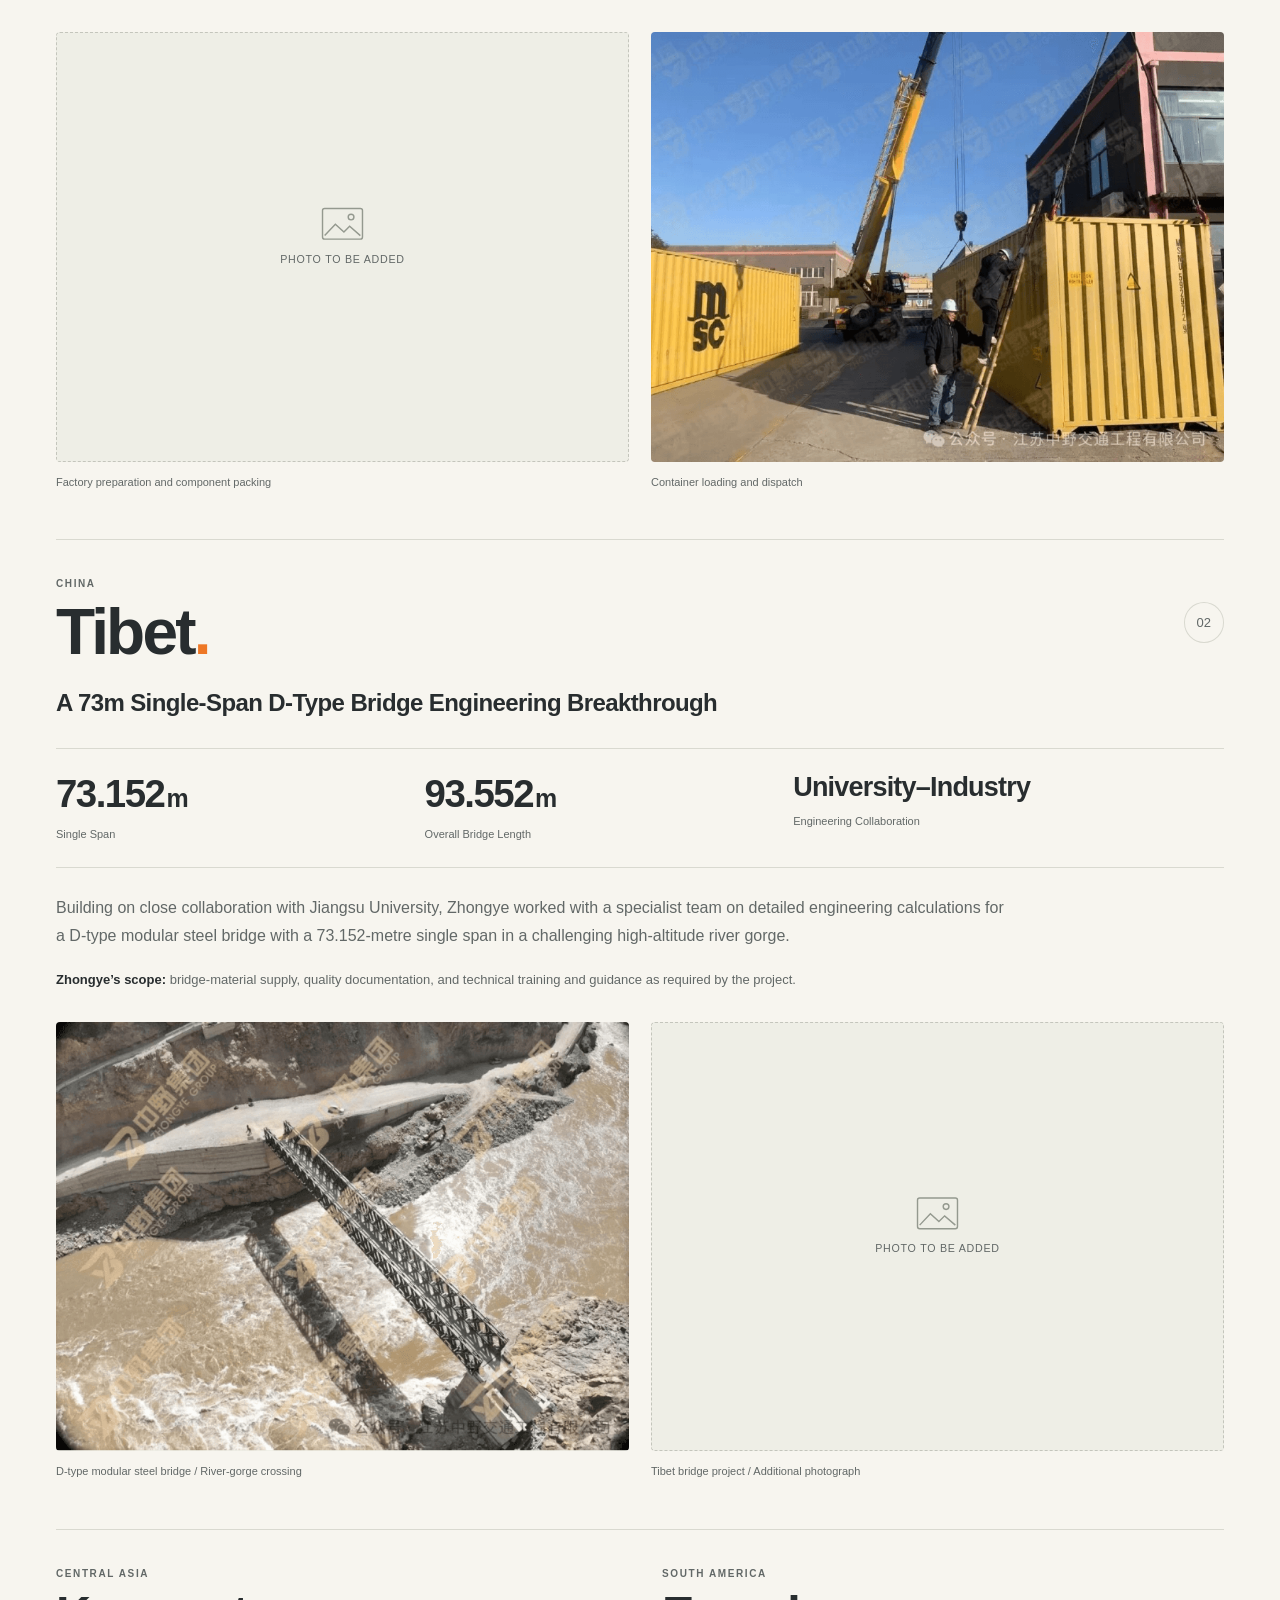
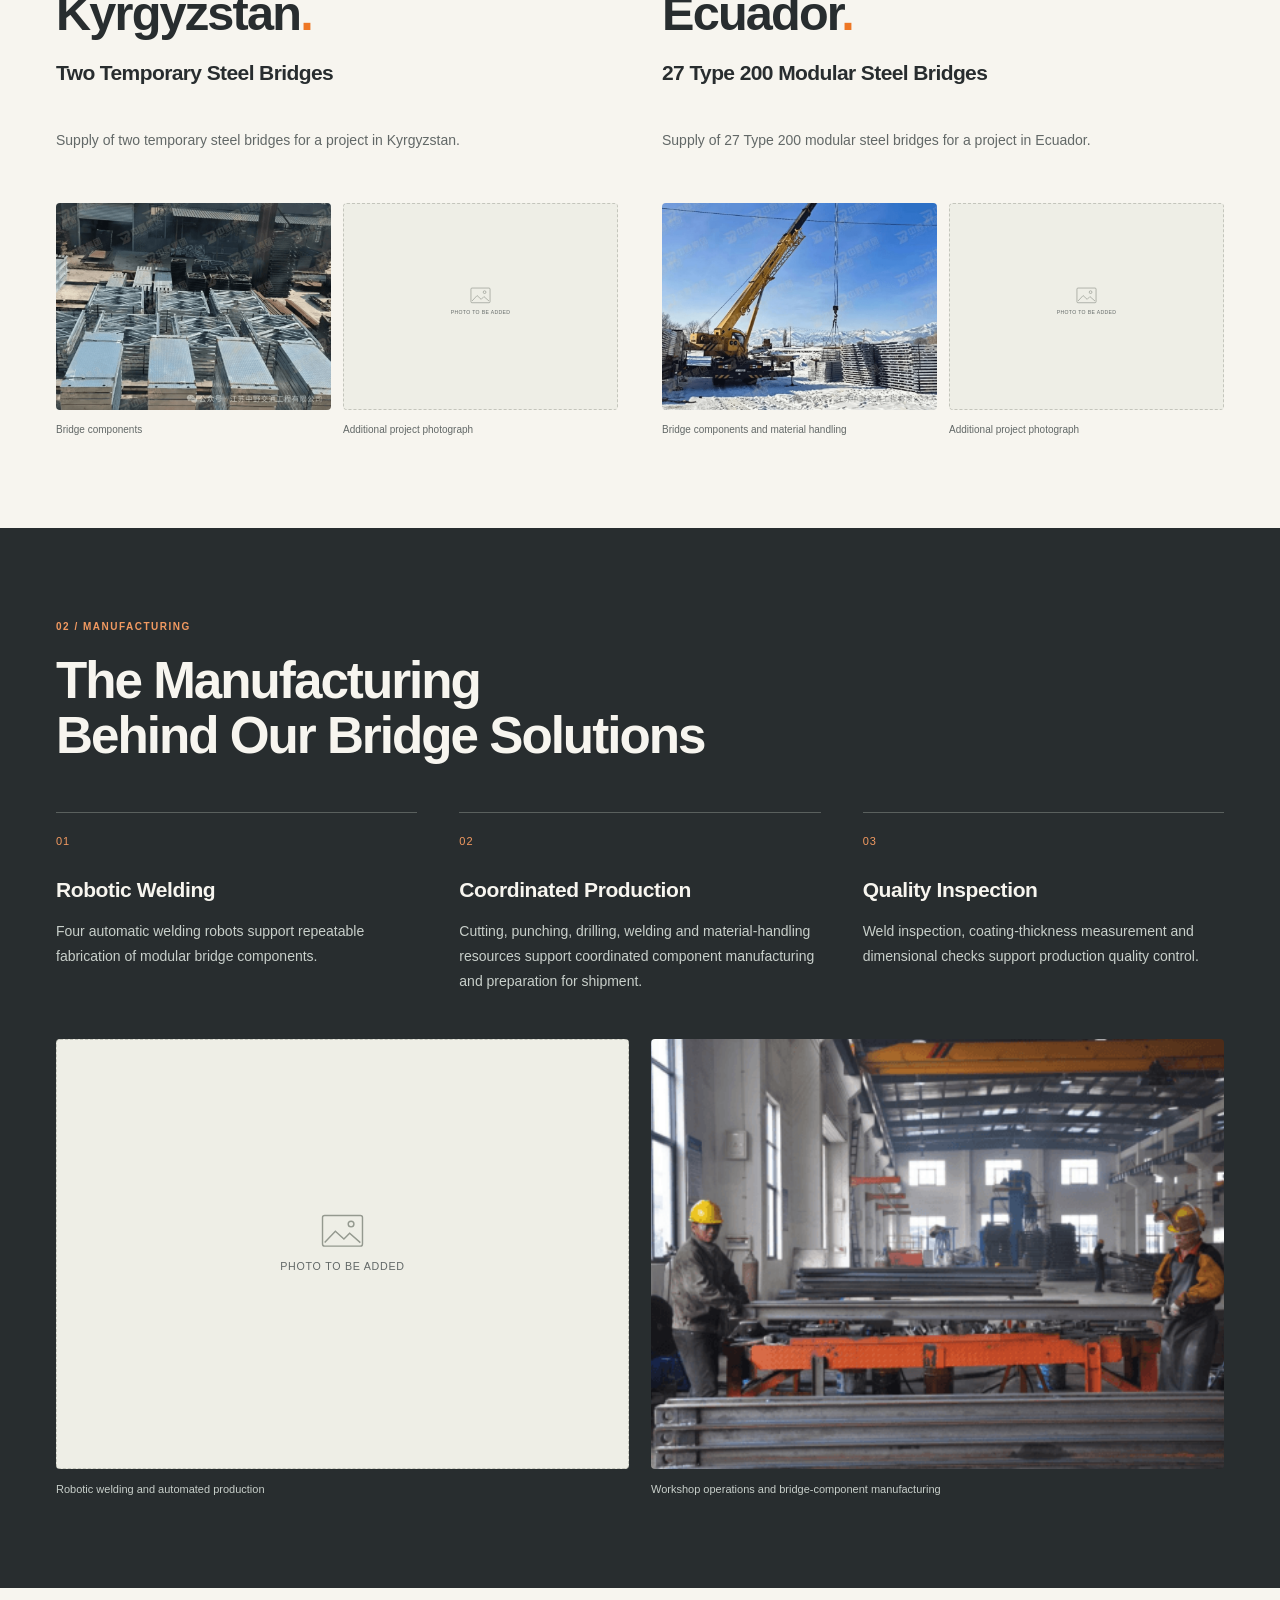
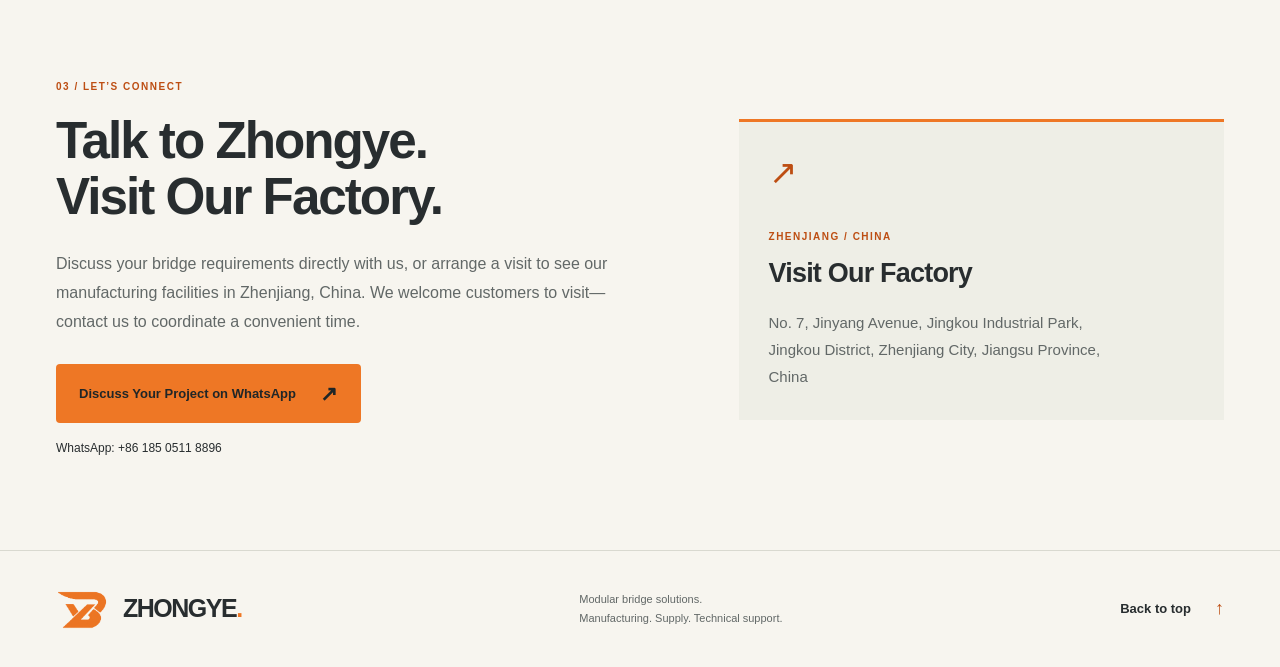
<file: orange-preview.html>
<!doctype html>
<html lang="en">
<head>
  <meta charset="utf-8">
  <meta name="viewport" content="width=device-width, initial-scale=1">
  <meta name="theme-color" content="#f7f5ef">
  <title>Zhongye — Your Modular Bridge Solution Provider</title>
  <meta name="description" content="Zhongye combines factory manufacturing and international trade expertise to support modular steel bridge projects through production, supply and project-specific technical support.">
  <link rel="canonical" href="https://learningsteps14th.github.io/zhongye-bridge/">
  <meta property="og:title" content="Zhongye — Your Modular Bridge Solution Provider">
  <meta property="og:description" content="Modular steel bridge manufacturing, supply and project-specific technical support. Talk to Zhongye or arrange a factory visit in Zhenjiang, China.">
  <meta property="og:type" content="website">
  <meta property="og:image" content="https://learningsteps14th.github.io/zhongye-bridge/factory-exterior.png">
  <link rel="stylesheet" href="styles.css">
  <link rel="icon" href="favicon.svg" type="image/svg+xml">
</head>
<body>
  <a class="skip-link" href="#main">Skip to content</a>
  <header class="site-header">
    <div class="wrap header-inner">
      <a class="brand" href="#top" aria-label="Zhongye home"><img class="brand-logo" src="logo-orange.png" width="66" height="56" alt=""><span class="brand-wordmark"><span class="brand-name">ZHONGYE<span class="brand-dot">.</span></span><span class="brand-descriptor">MODULAR BRIDGE SOLUTIONS</span></span></a>
      <nav aria-label="Main navigation"><a href="#projects">Projects</a><a href="#manufacturing">Manufacturing</a><a href="#contact">Contact <span aria-hidden="true">↗</span></a></nav>
    </div>
  </header>
  <main id="main">
    <section class="hero wrap" id="top" aria-labelledby="hero-title">
      <div class="hero-copy">
        <p class="eyebrow"><span class="orange-line" aria-hidden="true"></span> MANUFACTURING / SUPPLY / TECHNICAL SUPPORT</p>
        <h1 id="hero-title"><span class="hero-name">Zhongye</span> <span class="hero-rest">— Your Modular Bridge Solution Provider</span></h1>
        <p class="intro">Combining factory manufacturing with international trade expertise, Zhongye supports modular steel bridge projects through coordinated production, supply and project-specific technical support.</p>
        <div class="hero-actions"><a class="button" href="https://wa.me/8618505118896?text=Hello%2C%20I%27m%20interested%20in%20your%20modular%20bridge%20solutions%20and%20would%20like%20to%20discuss%20a%20project." target="_blank" rel="noopener noreferrer">Discuss Your Project on WhatsApp <span aria-hidden="true">↗</span></a><a class="text-link" href="#projects">Explore Our Projects <span aria-hidden="true">↓</span></a></div>
      </div>
      <!-- PHOTO 01: Hero factory photo. Replace src with your new factory photo filename. -->
      <figure class="hero-photo photo-slot" data-image-slot="hero-factory"><img src="factory-exterior.png" width="2048" height="1536" alt="Exterior of the Zhongye factory" fetchpriority="high"><figcaption><span>ZHONGYE / MANUFACTURING</span><span>ZHENJIANG, CHINA</span></figcaption></figure>
    </section>

    <section class="projects wrap section-space" id="projects" aria-labelledby="projects-title">
      <div class="section-heading"><p class="eyebrow">01 / PROJECT EXPERIENCE</p><h2 id="projects-title">Where We Work.<br>What We Deliver.</h2><p class="section-intro">Modular steel bridge solutions, shaped by the requirements of each project.</p></div>

      <article class="project featured" aria-labelledby="indonesia-location">
        <div class="project-top"><div><p class="region">SOUTHEAST ASIA</p><h3 class="location" id="indonesia-location">Indonesia<span class="orange-dot">.</span></h3></div><span class="project-index" aria-hidden="true">01</span></div>
        <h4>Emergency Bridge Manufacturing</h4>
        <dl class="metrics metrics-four"><div><dt>Bridges</dt><dd>45</dd></div><div><dt>Total Bridge Length</dt><dd>1,350<span>m</span></dd></div><div><dt>Tonnes of Steel</dt><dd><small>Approximately</small>2,000</dd></div><div><dt>Production Completed</dt><dd><small>Within</small>One Month</dd></div></dl>
        <p class="project-description">Supporting emergency transport recovery after flooding, Zhongye completed production of 45 Type 321 modular steel bridges, each 30 metres long, within one month. The project demonstrates our ability to coordinate substantial manufacturing volumes and prepare bridge components for supply under a demanding schedule.</p>
        <div class="photo-pair">
          <!-- PHOTO 02: Indonesia factory preparation and component packing. Awaiting photo. -->
          <figure class="photo-slot" data-image-slot="indonesia-preparation"><img class="placeholder" src="photo-placeholder.svg" width="800" height="600" alt="Photo to be added: Indonesia factory preparation and component packing" loading="lazy"><figcaption>Factory preparation and component packing</figcaption></figure>
          <!-- PHOTO 03: Indonesia container loading and dispatch. -->
          <figure class="photo-slot" data-image-slot="indonesia-dispatch"><img src="indonesia-production.png" width="810" height="606" alt="Container loading at the factory for the Indonesia bridge supply project" loading="lazy"><figcaption>Container loading and dispatch</figcaption></figure>
        </div>
      </article>

      <article class="project featured" aria-labelledby="tibet-location">
        <div class="project-top"><div><p class="region">CHINA</p><h3 class="location" id="tibet-location">Tibet<span class="orange-dot">.</span></h3></div><span class="project-index" aria-hidden="true">02</span></div>
        <h4>A 73m Single-Span D-Type Bridge Engineering Breakthrough</h4>
        <dl class="metrics metrics-three"><div><dt>Single Span</dt><dd>73.152<span>m</span></dd></div><div><dt>Overall Bridge Length</dt><dd>93.552<span>m</span></dd></div><div class="collaboration"><dt>Engineering Collaboration</dt><dd>University–Industry</dd></div></dl>
        <p class="project-description">Building on close collaboration with Jiangsu University, Zhongye worked with a specialist team on detailed engineering calculations for a D-type modular steel bridge with a 73.152-metre single span in a challenging high-altitude river gorge.</p>
        <p class="scope"><strong>Zhongye’s scope:</strong> bridge-material supply, quality documentation, and technical training and guidance as required by the project.</p>
        <div class="photo-pair">
          <!-- PHOTO 04: Tibet bridge overview. -->
          <figure class="photo-slot" data-image-slot="tibet-overview"><img src="tibet-bridge-1.png" width="728" height="546" alt="Modular steel bridge crossing a river gorge in Tibet" loading="lazy"><figcaption>D-type modular steel bridge / River-gorge crossing</figcaption></figure>
          <!-- PHOTO 05: Additional Tibet project photo. Awaiting confirmed photo. -->
          <figure class="photo-slot" data-image-slot="tibet-detail"><img class="placeholder" src="photo-placeholder.svg" width="800" height="600" alt="Photo to be added: additional Tibet bridge project photograph" loading="lazy"><figcaption>Tibet bridge project / Additional photograph</figcaption></figure>
        </div>
      </article>

      <div class="supporting-grid">
        <article class="project supporting" aria-labelledby="kyrgyzstan-location"><p class="region">CENTRAL ASIA</p><h3 class="location" id="kyrgyzstan-location">Kyrgyzstan<span class="orange-dot">.</span></h3><h4>Two Temporary Steel Bridges</h4><p>Supply of two temporary steel bridges for a project in Kyrgyzstan.</p><div class="photo-pair">
          <!-- PHOTO 06: Existing Kyrgyzstan project photograph. -->
          <figure class="photo-slot" data-image-slot="kyrgyzstan-components"><img src="kyrgyzstan-bridge.png" width="864" height="647" alt="Steel bridge components for the Kyrgyzstan supply project" loading="lazy"><figcaption>Bridge components</figcaption></figure>
          <!-- PHOTO 07: Additional Kyrgyzstan photo. Awaiting photo. -->
          <figure class="photo-slot" data-image-slot="kyrgyzstan-second"><img class="placeholder" src="photo-placeholder.svg" width="800" height="600" alt="Photo to be added: second Kyrgyzstan project photograph" loading="lazy"><figcaption>Additional project photograph</figcaption></figure>
        </div></article>
        <article class="project supporting" aria-labelledby="ecuador-location"><p class="region">SOUTH AMERICA</p><h3 class="location" id="ecuador-location">Ecuador<span class="orange-dot">.</span></h3><h4>27 Type 200 Modular Steel Bridges</h4><p>Supply of 27 Type 200 modular steel bridges for a project in Ecuador.</p><div class="photo-pair">
          <!-- PHOTO 08: Photograph retained from the original Ecuador project card. -->
          <figure class="photo-slot" data-image-slot="ecuador-components"><img src="ecuador-bridge.png" width="864" height="648" alt="Bridge components and material handling shown in the original Ecuador project record" loading="lazy"><figcaption>Bridge components and material handling</figcaption></figure>
          <!-- PHOTO 09: Additional Ecuador photo. Awaiting photo. -->
          <figure class="photo-slot" data-image-slot="ecuador-second"><img class="placeholder" src="photo-placeholder.svg" width="800" height="600" alt="Photo to be added: second Ecuador project photograph" loading="lazy"><figcaption>Additional project photograph</figcaption></figure>
        </div></article>
      </div>
    </section>

    <section class="manufacturing section-space" id="manufacturing" aria-labelledby="manufacturing-title"><div class="wrap">
      <div class="section-heading"><p class="eyebrow">02 / MANUFACTURING</p><h2 id="manufacturing-title">The Manufacturing<br>Behind Our Bridge Solutions</h2></div>
      <div class="capabilities"><article><span class="cap-number" aria-hidden="true">01</span><h3>Robotic Welding</h3><p>Four automatic welding robots support repeatable fabrication of modular bridge components.</p></article><article><span class="cap-number" aria-hidden="true">02</span><h3>Coordinated Production</h3><p>Cutting, punching, drilling, welding and material-handling resources support coordinated component manufacturing and preparation for shipment.</p></article><article><span class="cap-number" aria-hidden="true">03</span><h3>Quality Inspection</h3><p>Weld inspection, coating-thickness measurement and dimensional checks support production quality control.</p></article></div>
      <div class="photo-pair manufacturing-photos">
        <!-- PHOTO 10: Robotic welding. Awaiting an actual welding/automated production photo. -->
        <figure class="photo-slot" data-image-slot="manufacturing-robotic"><img class="placeholder" src="photo-placeholder.svg" width="800" height="600" alt="Photo to be added: robotic welding and automated production" loading="lazy"><figcaption>Robotic welding and automated production</figcaption></figure>
        <!-- PHOTO 11: Workshop operations. -->
        <figure class="photo-slot" data-image-slot="manufacturing-workshop"><img src="workshop-production.png" width="479" height="318" alt="Workshop employees preparing steel bridge components" loading="lazy"><figcaption>Workshop operations and bridge-component manufacturing</figcaption></figure>
      </div>
    </div></section>

    <section class="contact wrap section-space" id="contact" aria-labelledby="contact-title"><div class="contact-copy"><p class="eyebrow">03 / LET’S CONNECT</p><h2 id="contact-title">Talk to Zhongye.<br>Visit Our Factory.</h2><p>Discuss your bridge requirements directly with us, or arrange a visit to see our manufacturing facilities in Zhenjiang, China. We welcome customers to visit—contact us to coordinate a convenient time.</p><a class="button" href="https://wa.me/8618505118896?text=Hello%2C%20I%27m%20interested%20in%20your%20modular%20bridge%20solutions%20and%20would%20like%20to%20discuss%20a%20project." target="_blank" rel="noopener noreferrer">Discuss Your Project on WhatsApp <span aria-hidden="true">↗</span></a><p class="contact-number">WhatsApp: +86 185 0511 8896</p></div><aside class="address-block" aria-labelledby="address-title"><span class="address-mark" aria-hidden="true">↗</span><p class="eyebrow">ZHENJIANG / CHINA</p><h3 id="address-title">Visit Our Factory</h3><address>No. 7, Jinyang Avenue, Jingkou Industrial Park, Jingkou District, Zhenjiang City, Jiangsu Province, China</address></aside></section>
  </main>
  <footer class="site-footer"><div class="wrap footer-inner"><a class="footer-brand" href="#top" aria-label="Zhongye back to top"><img class="brand-logo" src="logo-orange.png" width="66" height="56" alt=""><span class="brand-name">ZHONGYE<span class="brand-dot">.</span></span></a><p>Modular bridge solutions.<br>Manufacturing. Supply. Technical support.</p><a class="text-link" href="#top">Back to top <span aria-hidden="true">↑</span></a></div></footer>
</body>
</html>
</file>
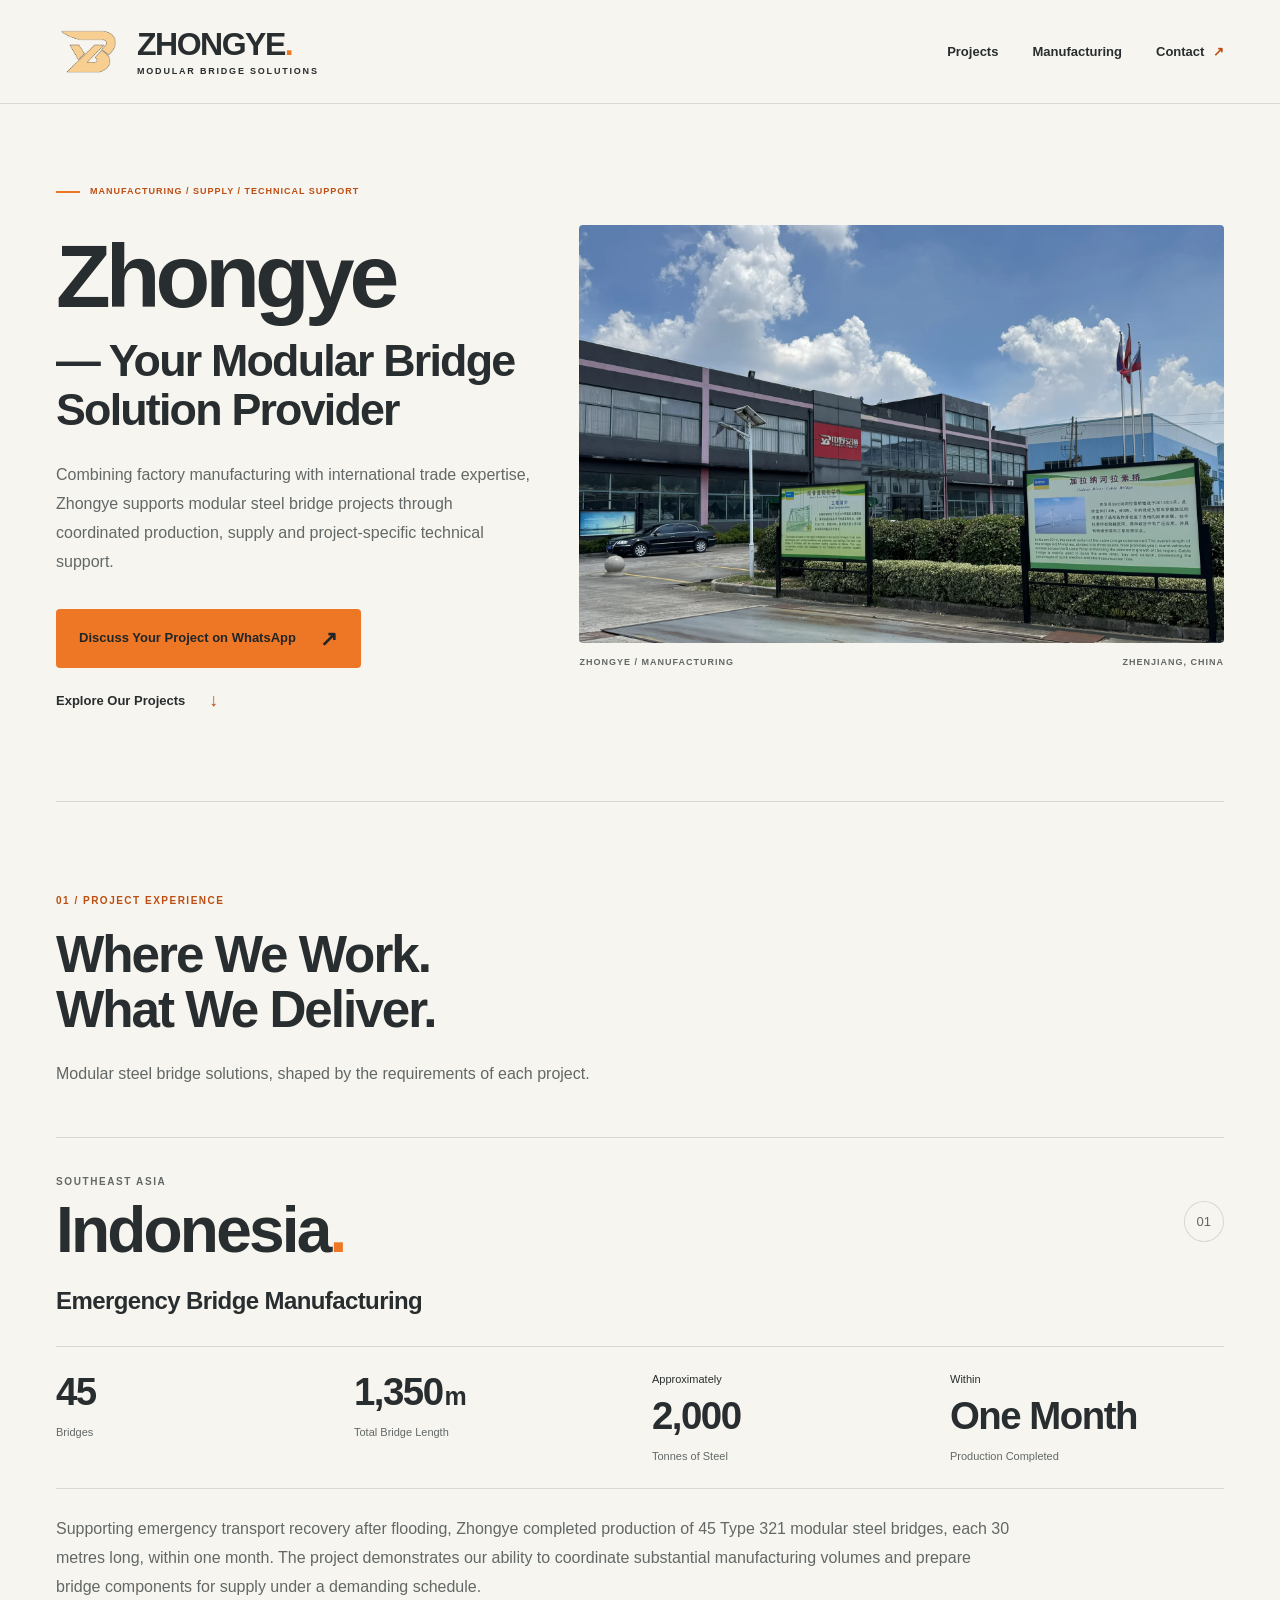
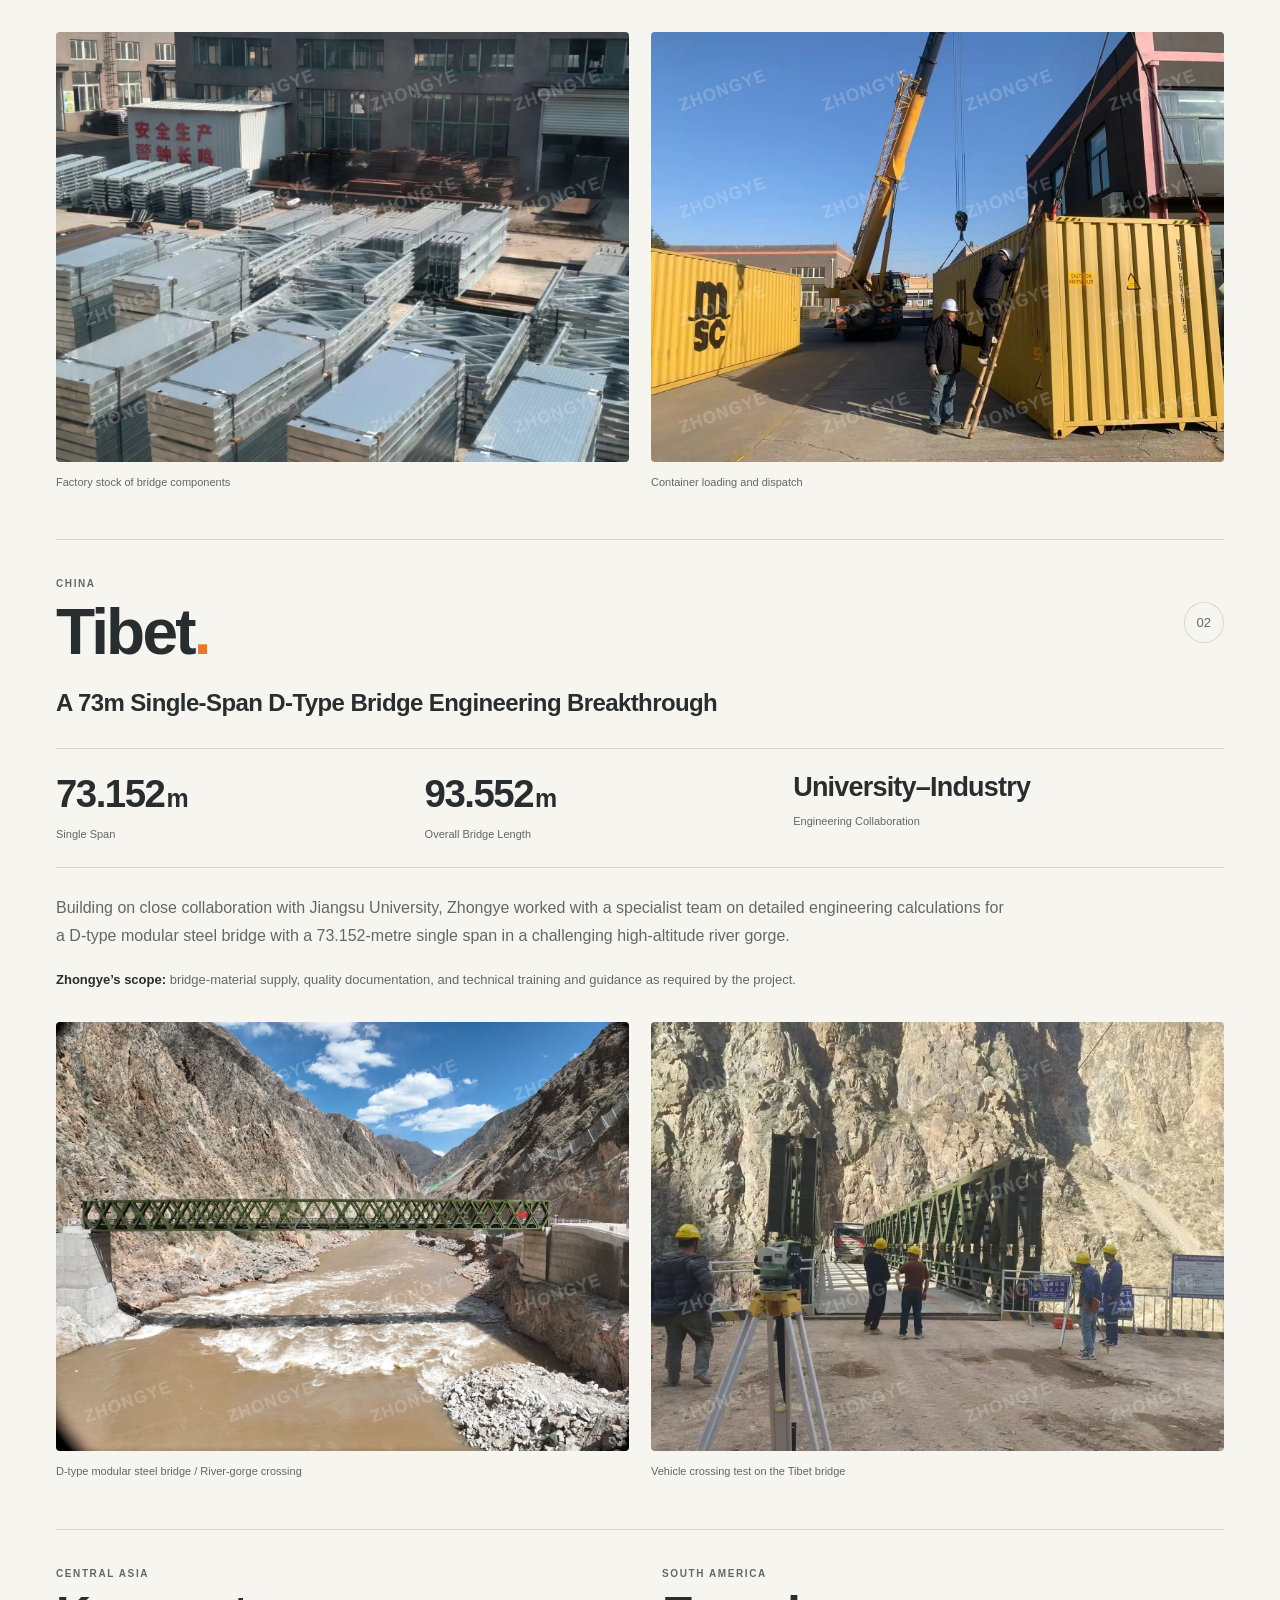
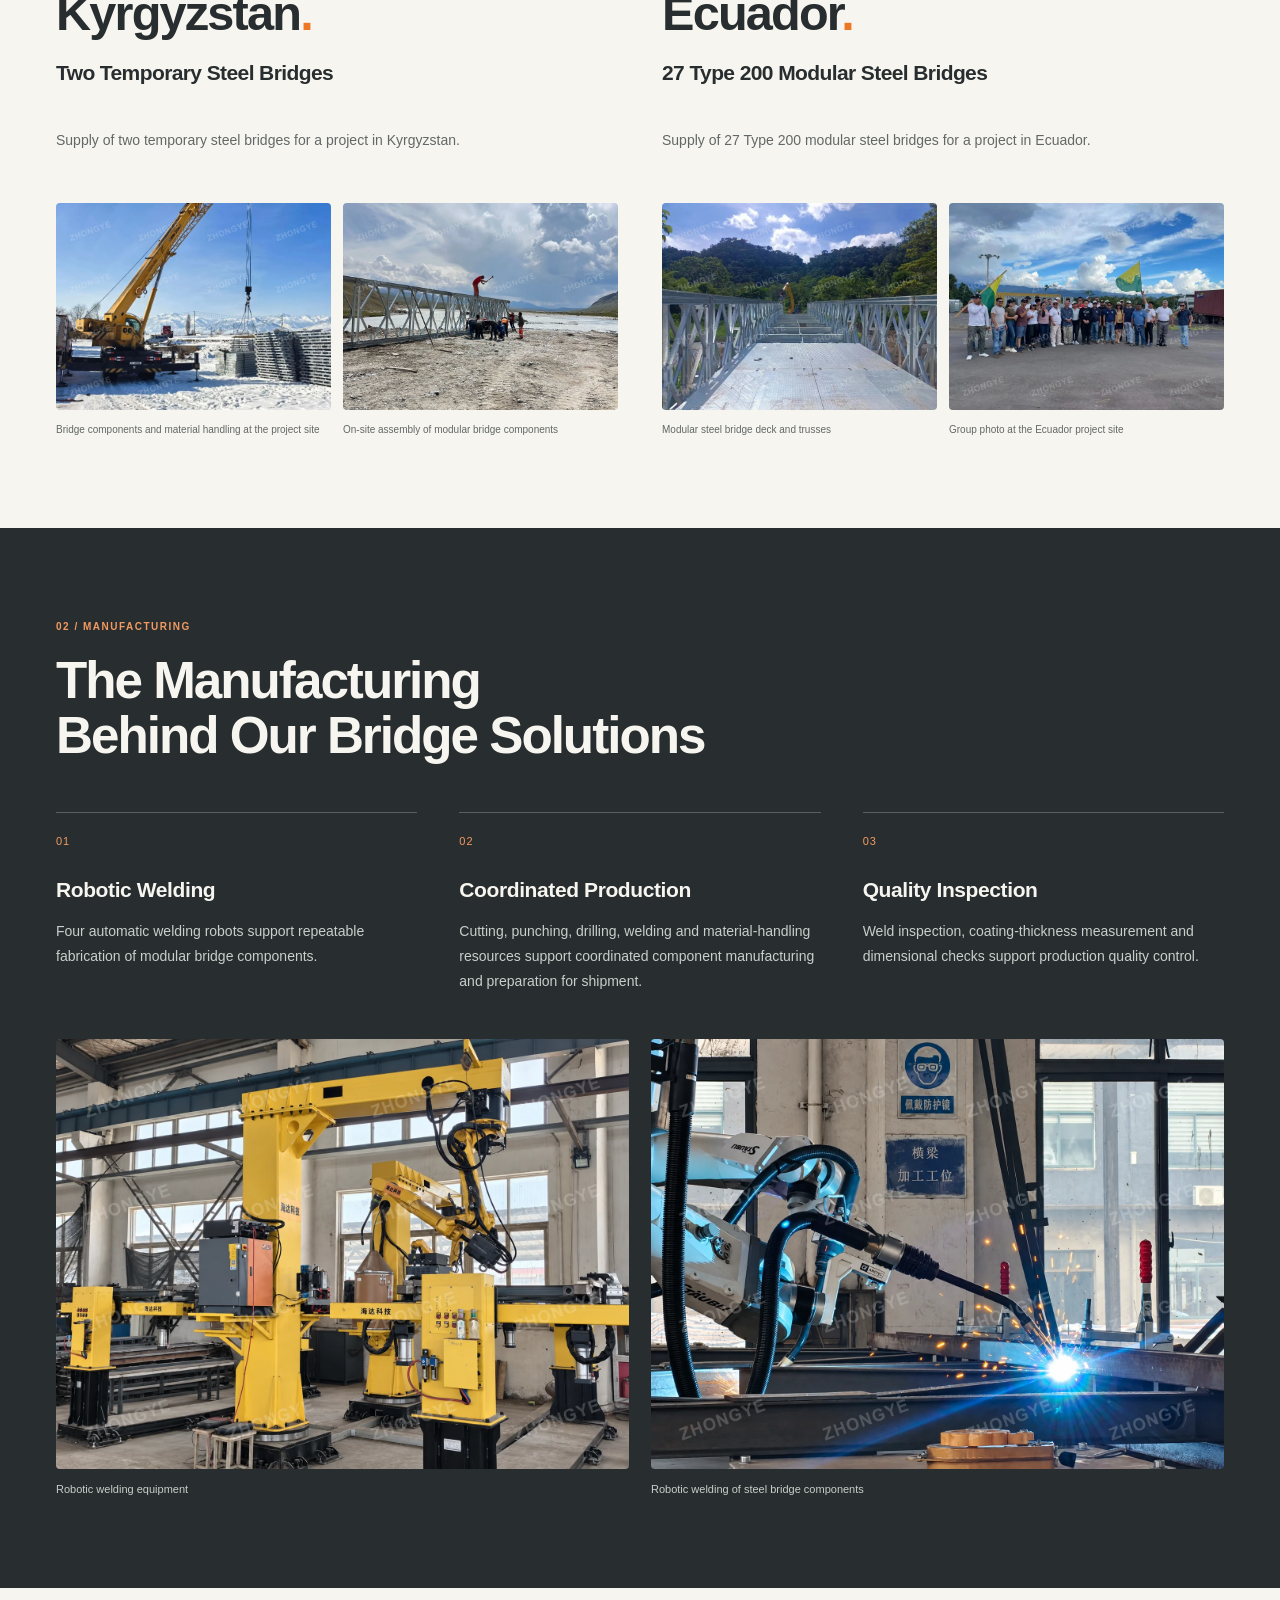
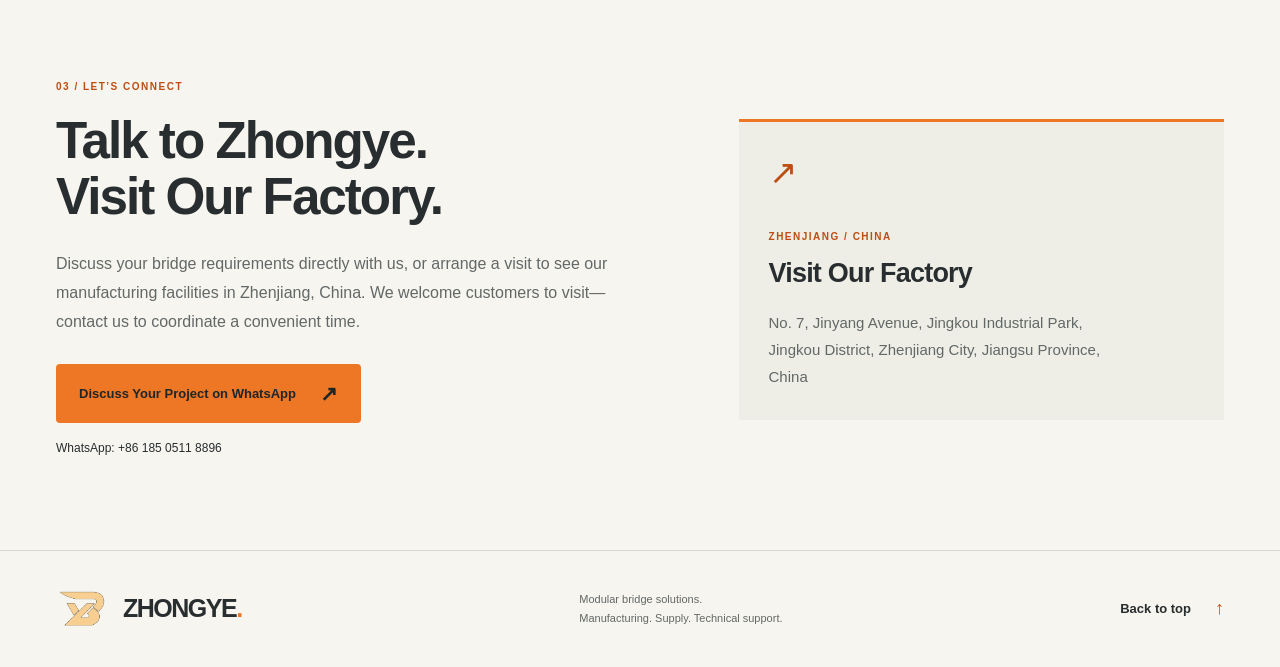
<file: v2.html>
<!doctype html>
<html lang="en"><head><meta charset="utf-8"><meta name="viewport" content="width=device-width,initial-scale=1"><meta http-equiv="refresh" content="0; url=./"><link rel="canonical" href="https://zhongye-steelbridge.github.io/meet-us/"><title>Zhongye</title><script>location.replace('./'+location.search+location.hash);</script></head><body><p><a href="./">Visit the Zhongye website</a></p></body></html>
</file>
<file: styles.css>
:root{--paper:#f7f5ef;--ink:#282d2f;--muted:#626867;--orange:#bd4e13;--bright:#ee7725;--line:#d9d9d0;--panel:#eeeee6;--white:#fff;--radius:4px;color-scheme:light}*{box-sizing:border-box}html{scroll-behavior:smooth;scroll-padding-top:110px}body{margin:0;background:var(--paper);color:var(--ink);font-family:Arial,Helvetica,sans-serif;-webkit-font-smoothing:antialiased}a{color:inherit;text-decoration:none}img{display:block;max-width:100%}h1,h2,h3,h4,p,figure,dl,dd{margin:0}a:focus-visible{outline:3px solid var(--orange);outline-offset:5px}.wrap{width:min(1280px,calc(100% - 112px));margin-inline:auto}.skip-link{position:fixed;top:-100px;left:20px;padding:14px;background:var(--ink);color:white;z-index:100}.skip-link:focus{top:12px}.site-header{border-bottom:1px solid var(--line);background:var(--paper)}.header-inner{min-height:103px;display:flex;justify-content:space-between;align-items:center;gap:30px}.brand{display:flex;flex-direction:column;gap:6px}.brand-name{font-weight:800;font-size:32px;letter-spacing:-1.5px;line-height:1}.brand-dot,.orange-dot{color:var(--bright)}.brand-descriptor{font-size:9px;font-weight:700;letter-spacing:1.8px}nav{display:flex;gap:34px;font-size:13px;font-weight:700}nav a:hover,.text-link:hover{color:var(--orange)}nav span{color:var(--orange);padding-left:5px}.hero{padding-block:80px 90px;display:grid;grid-template-columns:1.03fr 1fr;gap:64px;align-items:center}.eyebrow{font-size:10px;line-height:1.7;font-weight:700;letter-spacing:1.5px;color:var(--orange)}.hero .eyebrow{font-size:9px;letter-spacing:1px;display:flex;align-items:center;gap:10px}.orange-line{width:24px;height:2px;background:var(--bright);flex:none}h1{margin-top:28px;font-size:clamp(36px,3.5vw,50px);line-height:1.1;letter-spacing:-1.8px;font-weight:600}.hero-name{display:block;font-size:clamp(64px,7vw,96px);font-weight:800;letter-spacing:-5px;margin-bottom:10px}.intro{font-size:16px;line-height:1.8;color:var(--muted);margin-top:27px;max-width:550px}.hero-actions{display:flex;align-items:flex-start;flex-direction:column;gap:22px;margin-top:32px}.button{display:inline-flex;align-items:center;justify-content:space-between;gap:24px;background:var(--bright);color:#202627;padding:19px 23px;font-size:13px;font-weight:700;min-height:56px;border-radius:var(--radius);line-height:1.5;transition:background .2s,transform .2s}.button:hover{background:#f38c44;transform:translateY(-1px)}.button span{font-size:21px;line-height:1;flex:none}.text-link{font-size:13px;font-weight:700;display:inline-flex;gap:24px;align-items:center}.text-link span{font-size:18px;color:var(--orange)}.hero-photo{align-self:stretch;display:flex;flex-direction:column;justify-content:center}.hero-photo img{width:100%;height:540px;object-fit:cover;object-position:center;border-radius:var(--radius)}.photo-slot figcaption{font-size:11px;line-height:1.6;color:var(--muted);padding-top:12px}.hero-photo figcaption{display:flex;justify-content:space-between;gap:12px;font-size:9px;font-weight:700;letter-spacing:1px}.section-space{padding-block:90px}.projects{border-top:1px solid var(--line)}.section-heading{margin-bottom:50px}.section-heading h2,.contact h2{font-size:clamp(34px,4vw,56px);line-height:1.09;letter-spacing:-2px;font-weight:600;margin-top:18px}.section-intro{color:var(--muted);font-size:16px;line-height:1.7;margin-top:22px}.project{min-width:0}.featured{padding:38px 0 48px;border-top:1px solid var(--line)}.project-top{display:flex;justify-content:space-between;align-items:center}.region{font-size:10px;font-weight:700;letter-spacing:1.6px;color:var(--muted);margin-bottom:8px}.location{font-size:clamp(42px,5vw,72px);line-height:1.1;letter-spacing:-2.8px;font-weight:600}.project-index{font-size:13px;color:var(--muted);border:1px solid var(--line);padding:12px;border-radius:50%}.project h4{font-size:24px;line-height:1.3;letter-spacing:-.6px;font-weight:600;max-width:830px;margin-top:19px}.metrics{display:grid;margin-block:30px 26px;border-block:1px solid var(--line);padding-block:23px;gap:24px}.metrics-four{grid-template-columns:repeat(4,minmax(0,1fr))}.metrics-three{grid-template-columns:1fr 1fr 1.25fr}.metrics>div{display:flex;flex-direction:column-reverse;justify-content:flex-end;min-width:0}.metrics dd{font-size:clamp(27px,3vw,42px);line-height:1.15;font-weight:600;letter-spacing:-1.5px}.metrics dd span{font-size:.65em;margin-left:2px}.metrics dd small{display:block;font-size:11px;font-weight:400;line-height:1.8;letter-spacing:0;margin-bottom:4px}.metrics dt{font-size:11px;line-height:1.6;color:var(--muted);margin-top:10px}.metrics .collaboration dd{font-size:27px;letter-spacing:-.8px;max-width:250px}.project-description{font-size:16px;line-height:1.8;max-width:960px;color:var(--muted)}.scope{font-size:13px;line-height:1.8;margin-top:17px;max-width:960px;color:var(--muted)}.scope strong{color:var(--ink)}.photo-pair{display:grid;grid-template-columns:repeat(2,minmax(0,1fr));gap:22px;margin-top:30px;align-items:start}.photo-pair img{width:100%;aspect-ratio:4/3;height:auto;object-fit:cover;border-radius:var(--radius);background:var(--panel)}.photo-pair img.placeholder{object-fit:contain;border:1px dashed #c4c5bc}.supporting-grid{display:grid;grid-template-columns:repeat(2,minmax(0,1fr));gap:44px;border-top:1px solid var(--line);padding-top:38px}.supporting .location{font-size:clamp(34px,3.8vw,50px);letter-spacing:-1.8px}.supporting h4{font-size:21px;min-height:55px}.supporting>p:not(.region){font-size:14px;line-height:1.8;color:var(--muted);min-height:51px;margin-top:14px;max-width:440px}.supporting .photo-pair{gap:12px;margin-top:24px}.supporting figcaption{font-size:10px}.manufacturing{background:var(--ink);color:var(--paper)}.manufacturing .eyebrow{color:#f29a61}.manufacturing .section-heading{margin-bottom:48px}.capabilities{display:grid;grid-template-columns:repeat(3,minmax(0,1fr));gap:42px}.capabilities article{border-top:1px solid #5a605e;padding-top:18px}.cap-number{font-size:11px;color:#f29a61;letter-spacing:1px}.capabilities h3{font-size:21px;margin-top:27px;line-height:1.3;letter-spacing:-.4px}.capabilities p{font-size:14px;line-height:1.8;color:#c8cfca;margin-top:15px}.manufacturing-photos{margin-top:45px}.manufacturing figcaption{color:#c8cfca}.manufacturing .placeholder{background:#e9e9e0}.contact{display:grid;grid-template-columns:1.2fr 1fr;gap:100px;align-items:center}.contact-copy>p:not(.eyebrow){font-size:16px;line-height:1.8;color:var(--muted);margin-top:25px}.contact .button{margin-top:28px}.contact-copy>p.contact-number{font-size:12px;margin-top:15px;color:var(--ink)}.address-block{border-top:3px solid var(--bright);padding:30px;background:var(--panel);min-height:280px}.address-mark{display:block;font-size:34px;font-weight:400;margin-bottom:36px;color:var(--orange)}.address-block h3{font-size:27px;line-height:1.2;letter-spacing:-.8px;margin-top:12px}.address-block address{font-style:normal;font-size:15px;line-height:1.8;color:var(--muted);margin-top:20px;max-width:350px}.site-footer{border-top:1px solid var(--line);padding-block:35px}.footer-inner{display:flex;justify-content:space-between;align-items:center;gap:30px}.footer-inner .brand-name{font-size:25px}.footer-inner p{font-size:11px;line-height:1.7;color:var(--muted)}
@media(min-width:1500px){.hero-photo img{height:600px}}
@media(max-width:1100px){.wrap{width:calc(100% - 64px)}.hero{gap:35px;padding-block:60px}.hero-photo img{height:490px}.hero-name{font-size:72px}h1{font-size:36px}.contact{gap:50px}.metrics dd{font-size:32px}.metrics .collaboration dd{font-size:24px}.supporting-grid{gap:28px}}
@media(max-width:780px){html{scroll-padding-top:25px}.wrap{width:calc(100% - 40px)}.header-inner{min-height:90px;gap:18px}.brand-name{font-size:27px}.brand-descriptor{font-size:8px;letter-spacing:1.2px}nav{gap:17px;font-size:11px}nav a:nth-child(2){display:none}.hero{grid-template-columns:1fr;gap:38px;padding-block:45px 55px}.hero-name{font-size:76px;letter-spacing:-4px}.hero-rest{display:block;max-width:570px}h1{font-size:39px;line-height:1.1;letter-spacing:-1.7px;margin-top:22px}.intro{font-size:15px;max-width:580px;margin-top:22px}.hero-actions{margin-top:25px;gap:20px}.hero-photo img{height:auto;aspect-ratio:4/3}.hero .eyebrow{font-size:8px;letter-spacing:.8px}.section-space{padding-block:55px}.section-heading{margin-bottom:35px}.section-heading h2,.contact h2{font-size:38px;letter-spacing:-1.4px}.section-intro{font-size:14px}.featured{padding-block:28px 35px}.location{font-size:54px}.project h4{font-size:23px}.metrics-four{grid-template-columns:repeat(2,minmax(0,1fr));row-gap:25px}.metrics-three{grid-template-columns:repeat(2,minmax(0,1fr))}.metrics-three .collaboration{grid-column:1/-1;border-top:1px solid var(--line);padding-top:20px}.metrics .collaboration dd{max-width:none;font-size:26px}.metrics dd{font-size:36px}.metrics dt{font-size:11px}.project-description{font-size:15px}.photo-pair{grid-template-columns:1fr;gap:23px;margin-top:24px}.photo-slot figcaption{font-size:11px;padding-top:9px}.supporting-grid{grid-template-columns:1fr;gap:34px;padding-top:30px}.supporting+.supporting{border-top:1px solid var(--line);padding-top:30px}.supporting .location{font-size:44px}.supporting h4{min-height:0;font-size:23px}.supporting>p:not(.region){min-height:0;margin-top:14px;font-size:15px;max-width:none}.supporting .photo-pair{grid-template-columns:repeat(2,minmax(0,1fr));gap:12px}.capabilities{grid-template-columns:1fr;gap:25px}.capabilities article{display:grid;grid-template-columns:32px 1fr;column-gap:12px;padding-top:20px}.cap-number{grid-row:1/3;padding-top:5px}.capabilities h3{margin-top:0}.capabilities p{margin-top:10px}.manufacturing .section-heading{margin-bottom:35px}.manufacturing-photos{margin-top:32px}.contact{grid-template-columns:1fr;gap:36px}.contact-copy>p:not(.eyebrow){font-size:15px}.address-block{min-height:0;padding:25px}.address-mark{margin-bottom:24px}.footer-inner{flex-wrap:wrap;gap:20px}.footer-inner p{flex-basis:55%}.site-footer{padding-block:28px}}
@media(max-width:380px){.wrap{width:calc(100% - 32px)}.brand-name{font-size:25px}.brand-descriptor{font-size:7px}nav{gap:12px}.hero-name{font-size:65px}h1{font-size:33px}.hero .eyebrow{font-size:7px;letter-spacing:.6px}.button{font-size:12px;padding:17px 16px;gap:12px}.section-heading h2,.contact h2{font-size:33px}.location{font-size:47px}.supporting .location{font-size:39px}.metrics dd{font-size:31px}}
@media(prefers-reduced-motion:reduce){html{scroll-behavior:auto}.button{transition:none}}

/* Version 2.0: supplied Zhongye logo */
.brand{flex-direction:row;align-items:center;gap:15px}.brand-wordmark{display:flex;flex-direction:column;gap:6px}.brand-logo{width:66px;height:56px;object-fit:contain;flex:none}.footer-brand{display:flex;align-items:center;gap:14px}.footer-brand .brand-logo{width:53px;height:46px}@media(max-width:780px){.brand{gap:10px}.brand-logo{width:46px;height:42px}.brand-wordmark .brand-name{font-size:23px}.brand-descriptor{font-size:7px;letter-spacing:1px}.header-inner{gap:12px}nav{gap:12px}}@media(max-width:380px){.brand-logo{width:38px;height:35px}.brand{gap:8px}.brand-wordmark .brand-name{font-size:21px}.brand-descriptor{font-size:6px;letter-spacing:.6px}}

/* Prevent casual image dragging and mobile image callouts. */ img{-webkit-user-drag:none;-webkit-touch-callout:none}

/* Show the complete factory photograph at its natural proportions. */
@media(min-width:781px){.hero{grid-template-columns:minmax(0,.9fr) minmax(0,1.2fr);gap:40px}}
.hero-photo img{width:100%;height:auto;aspect-ratio:auto;object-fit:contain}
</file>
